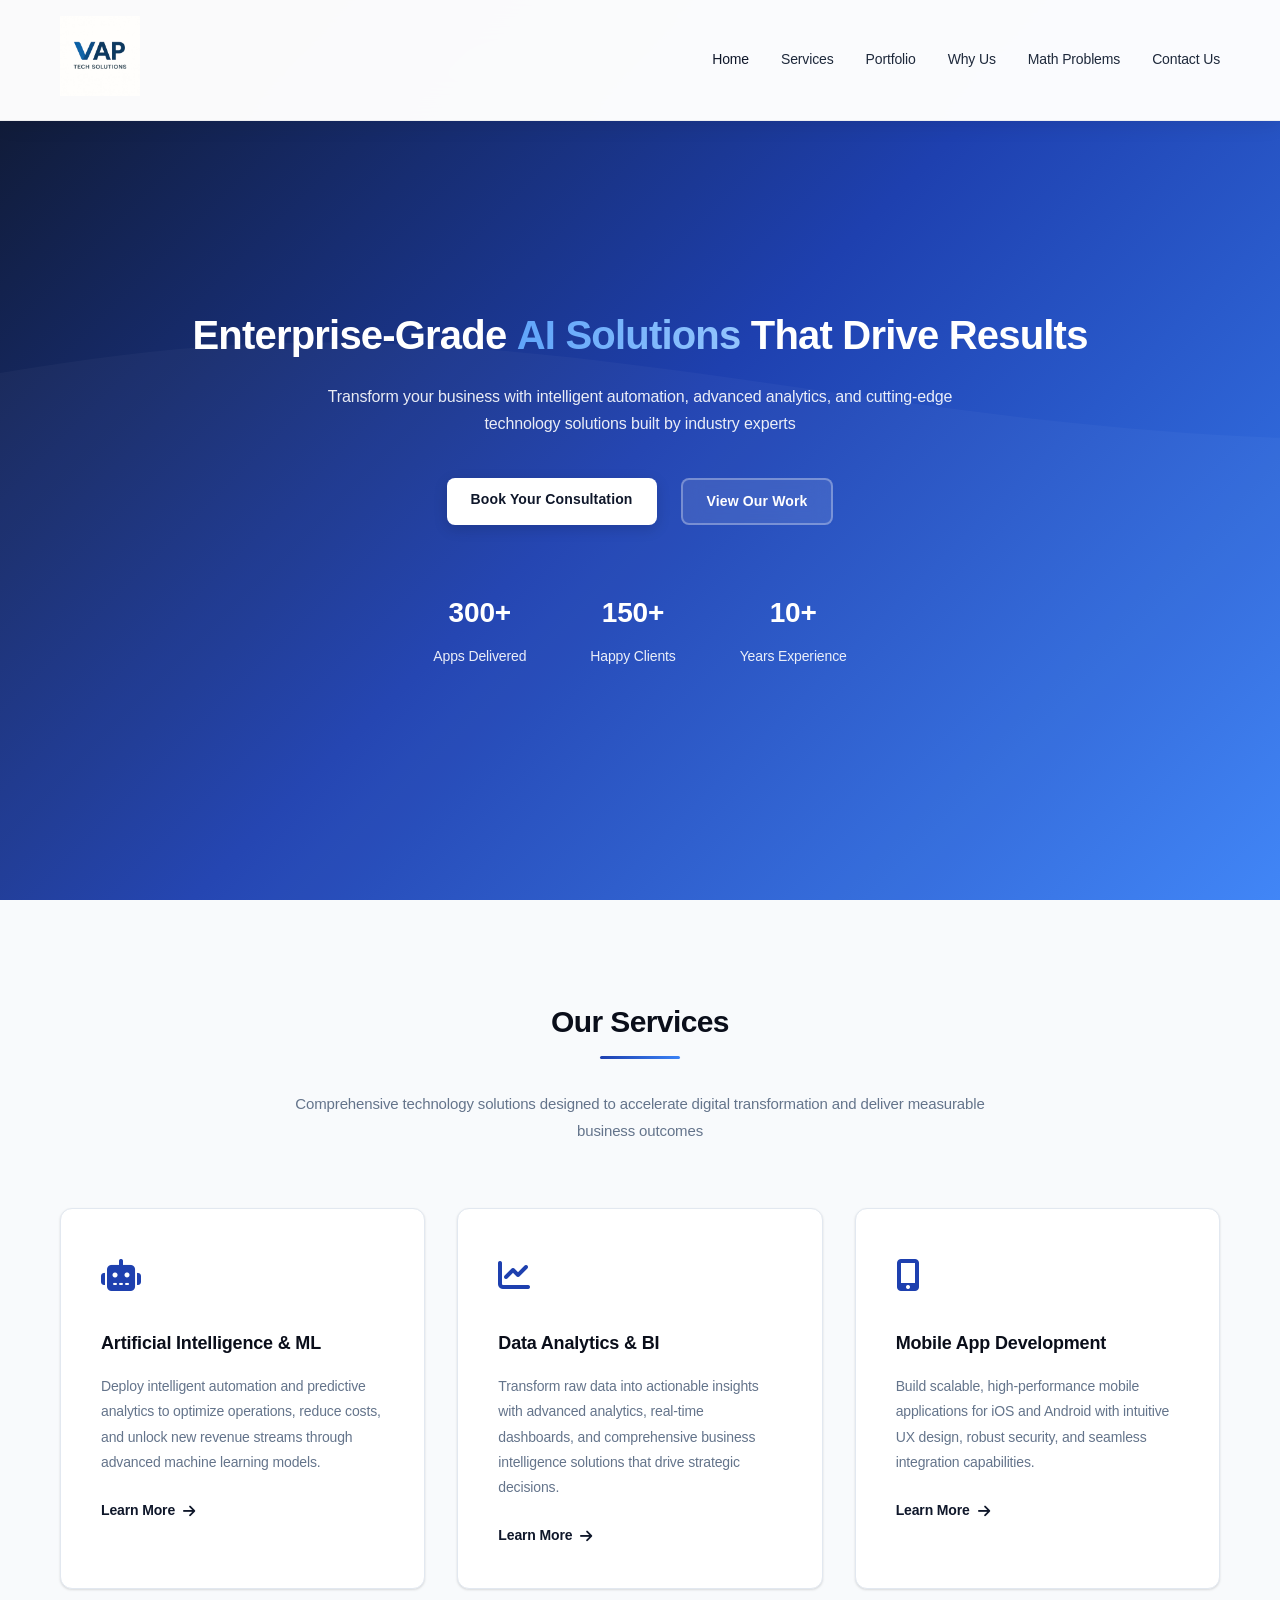
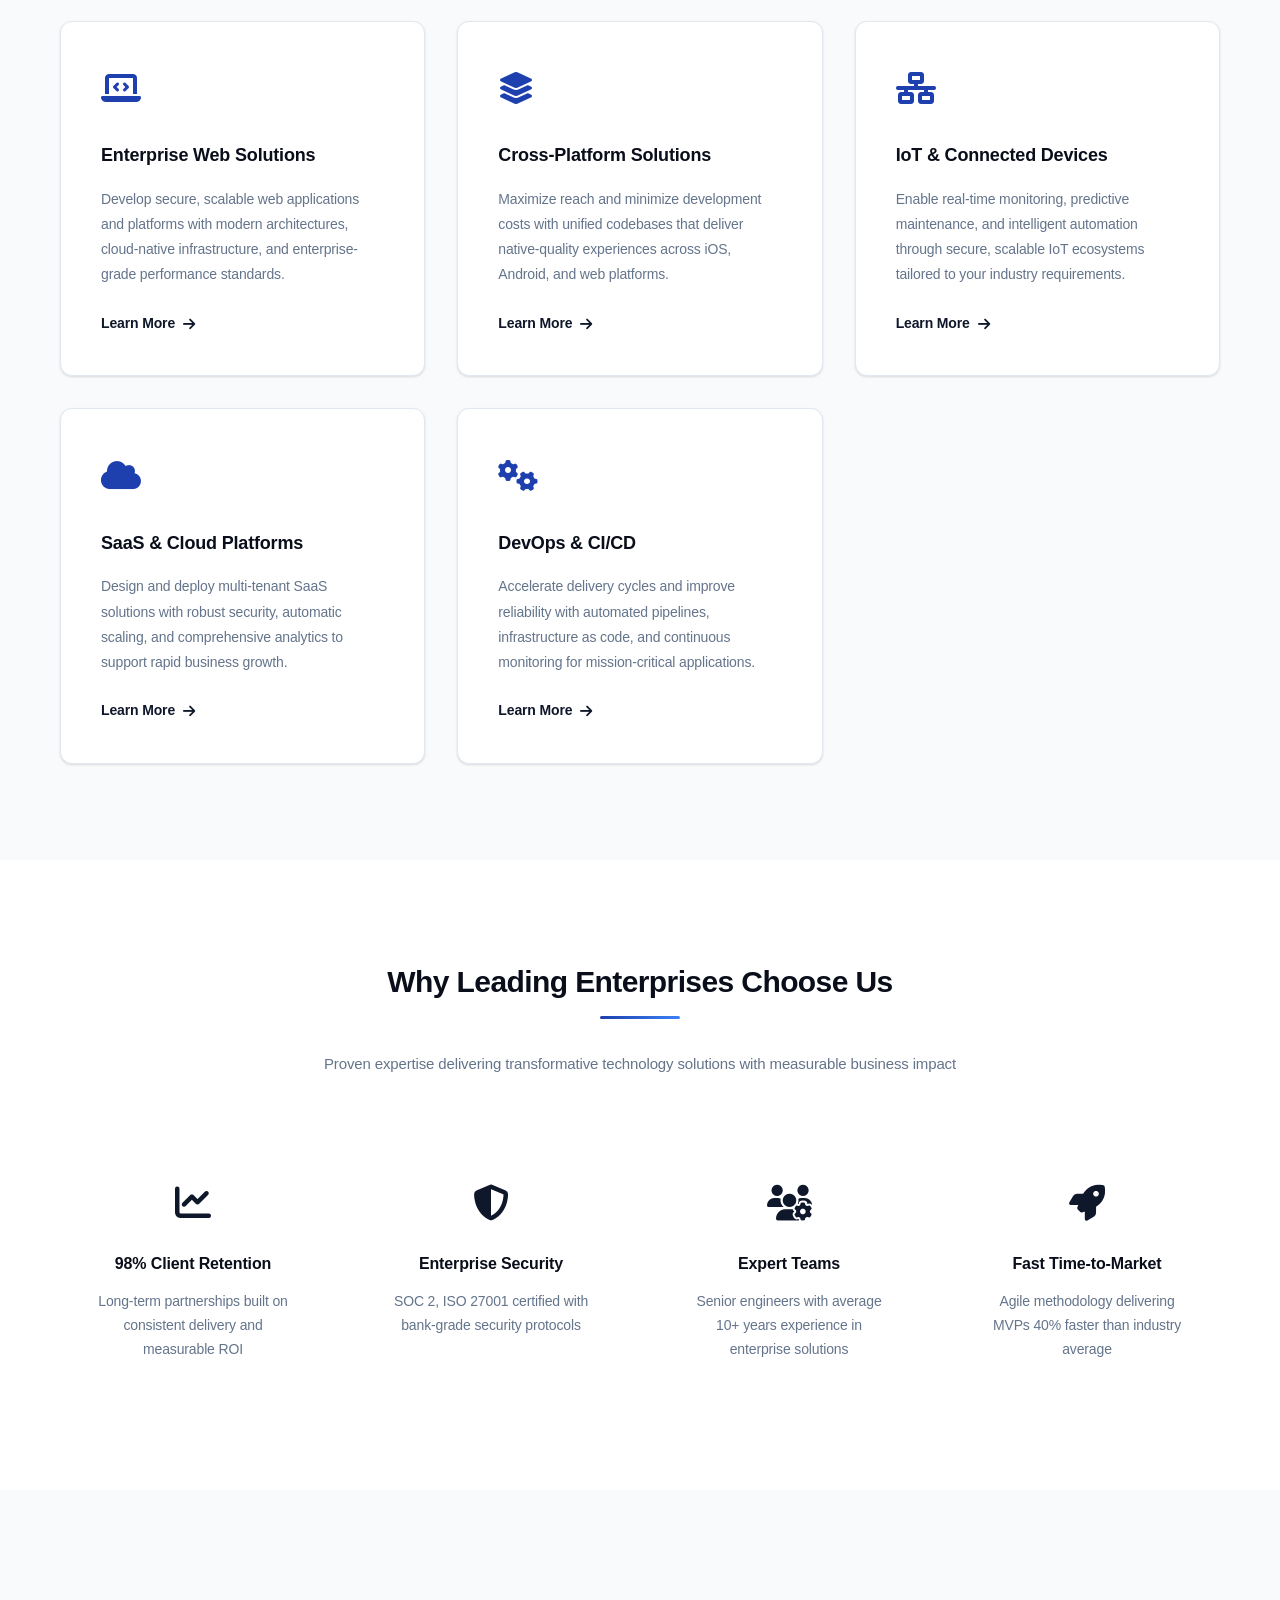
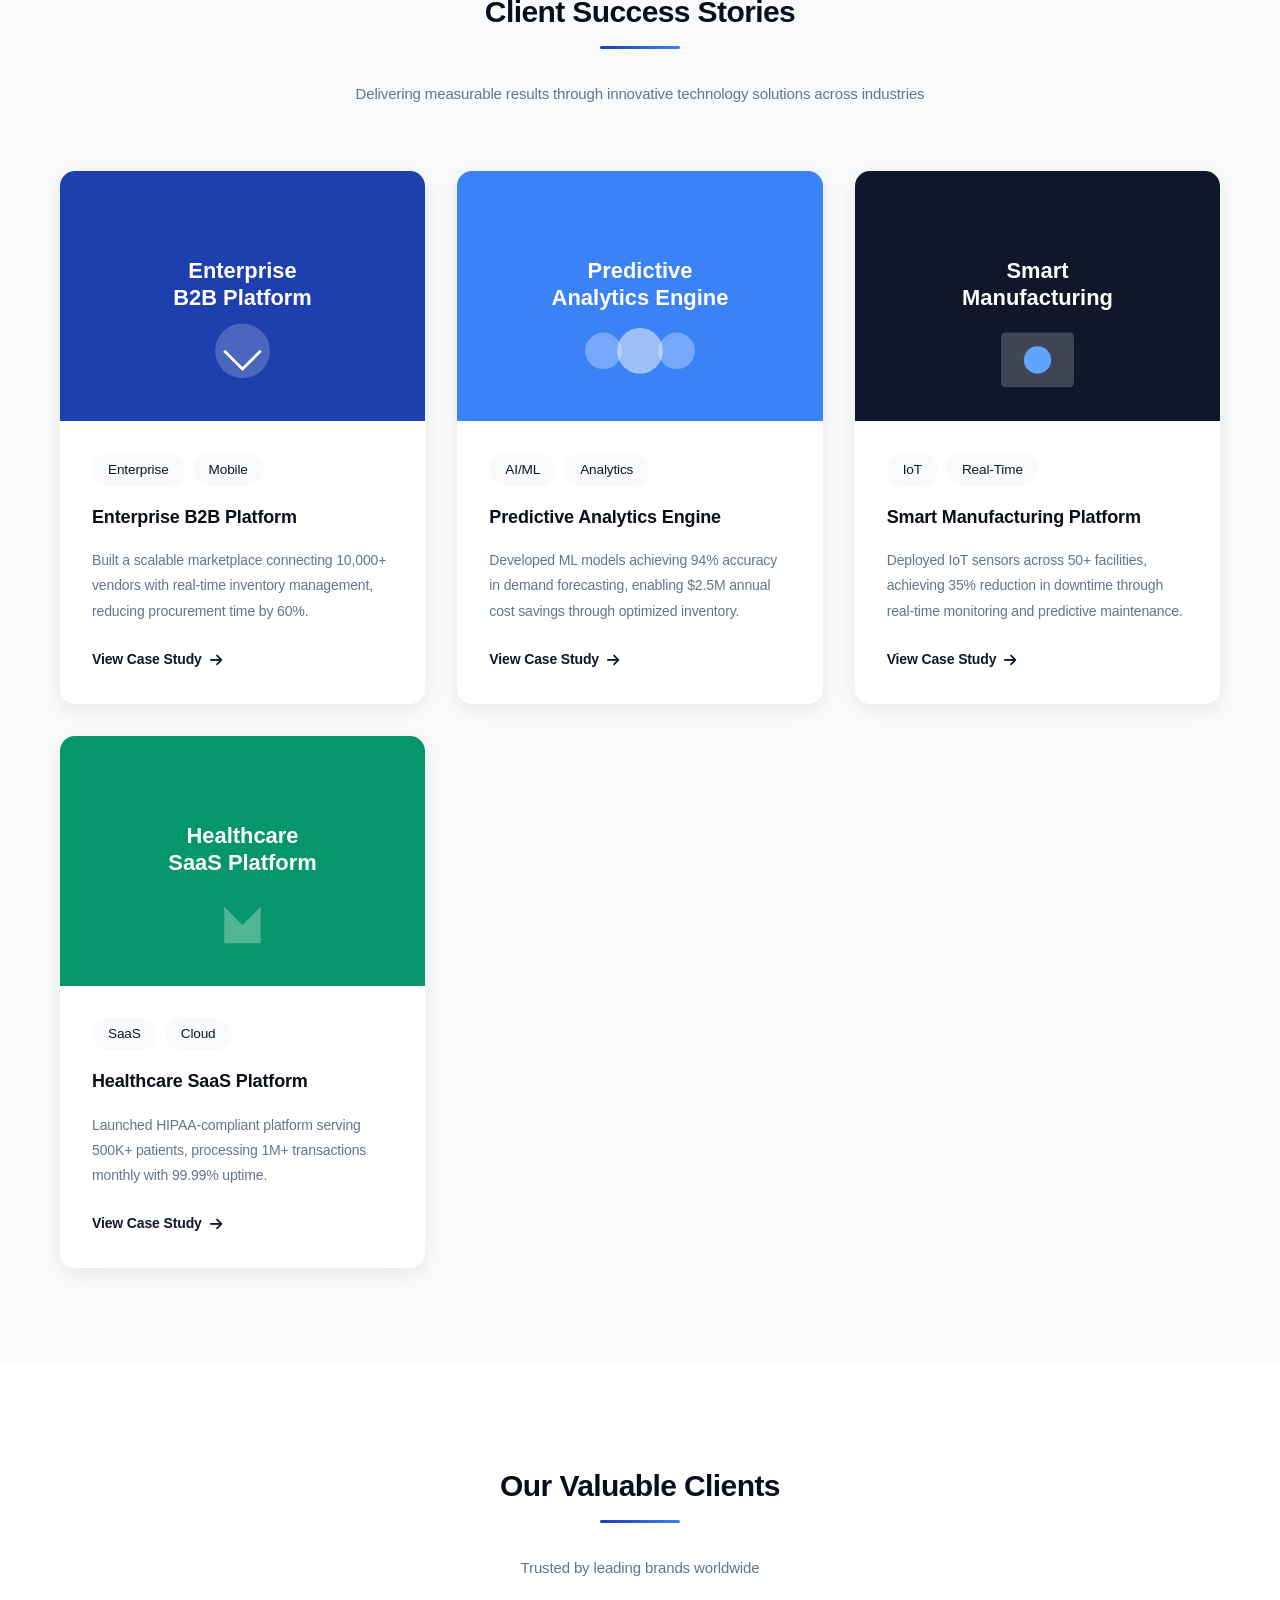
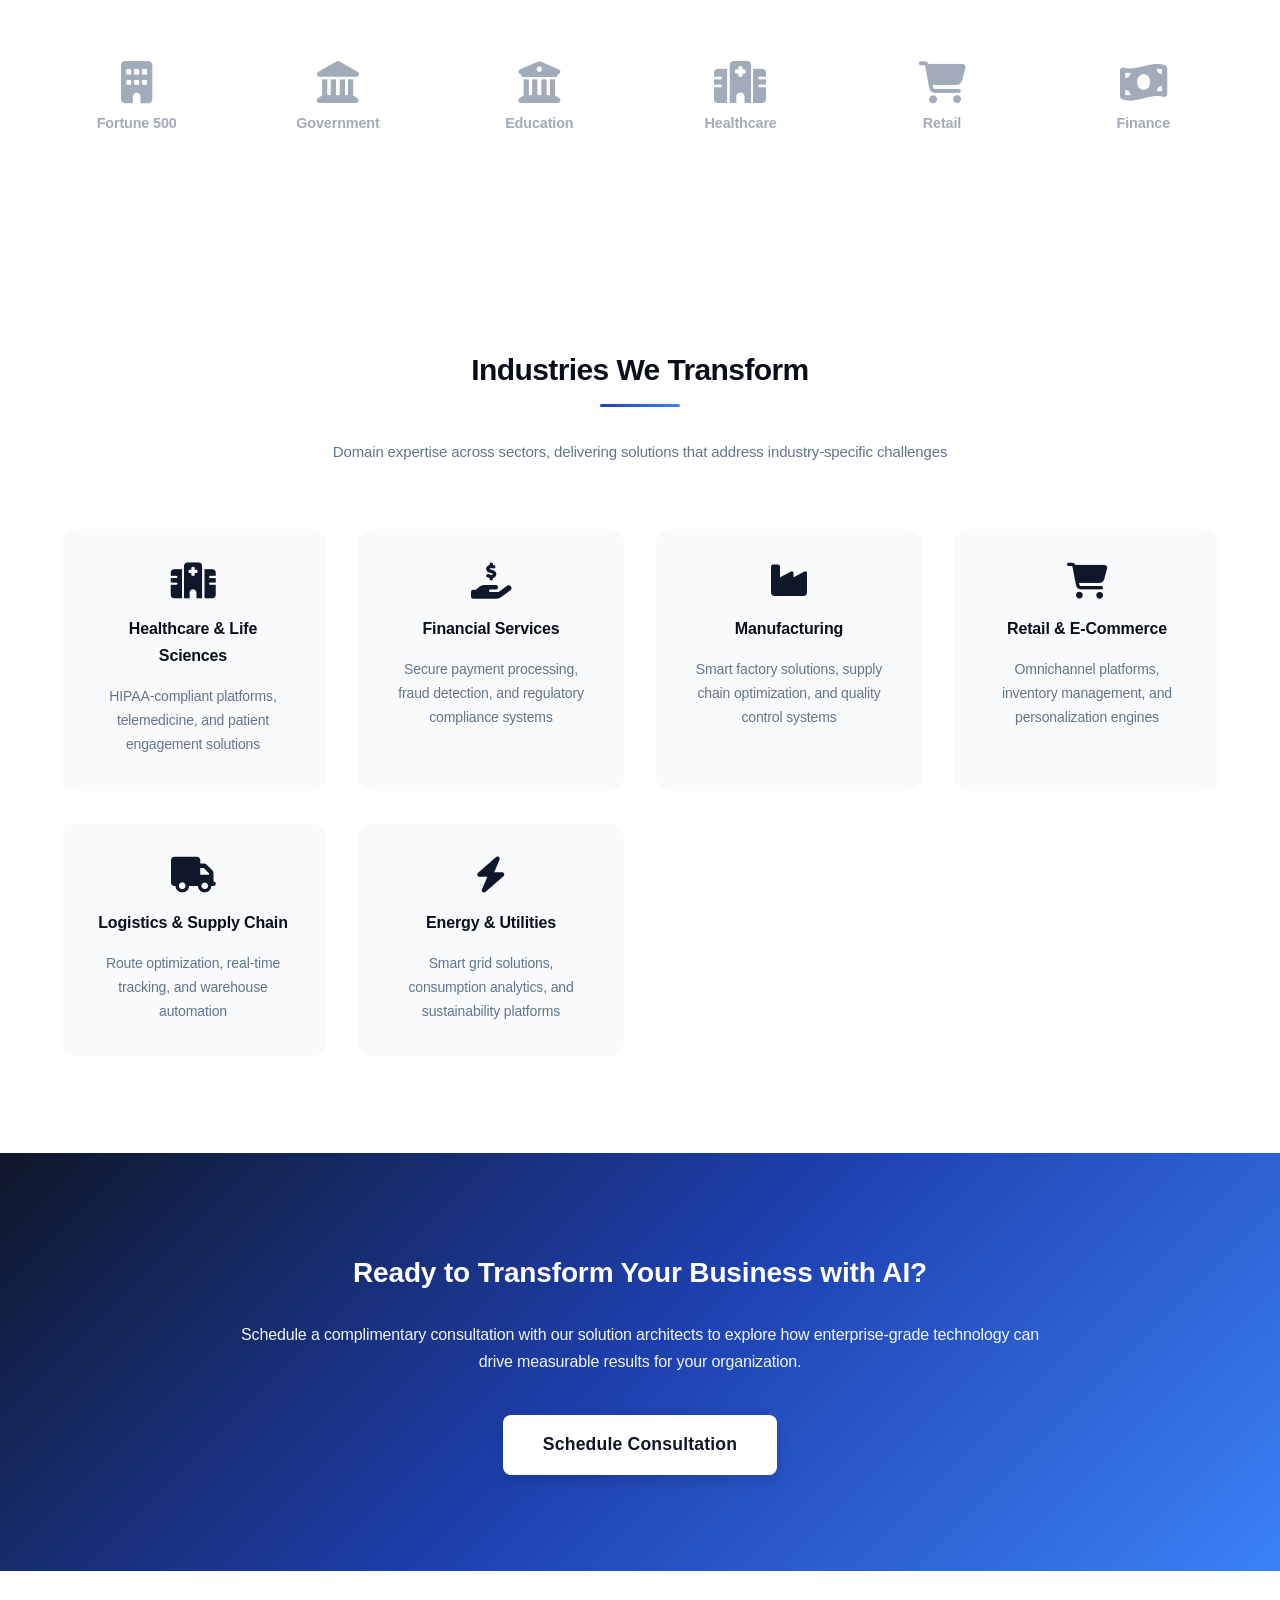
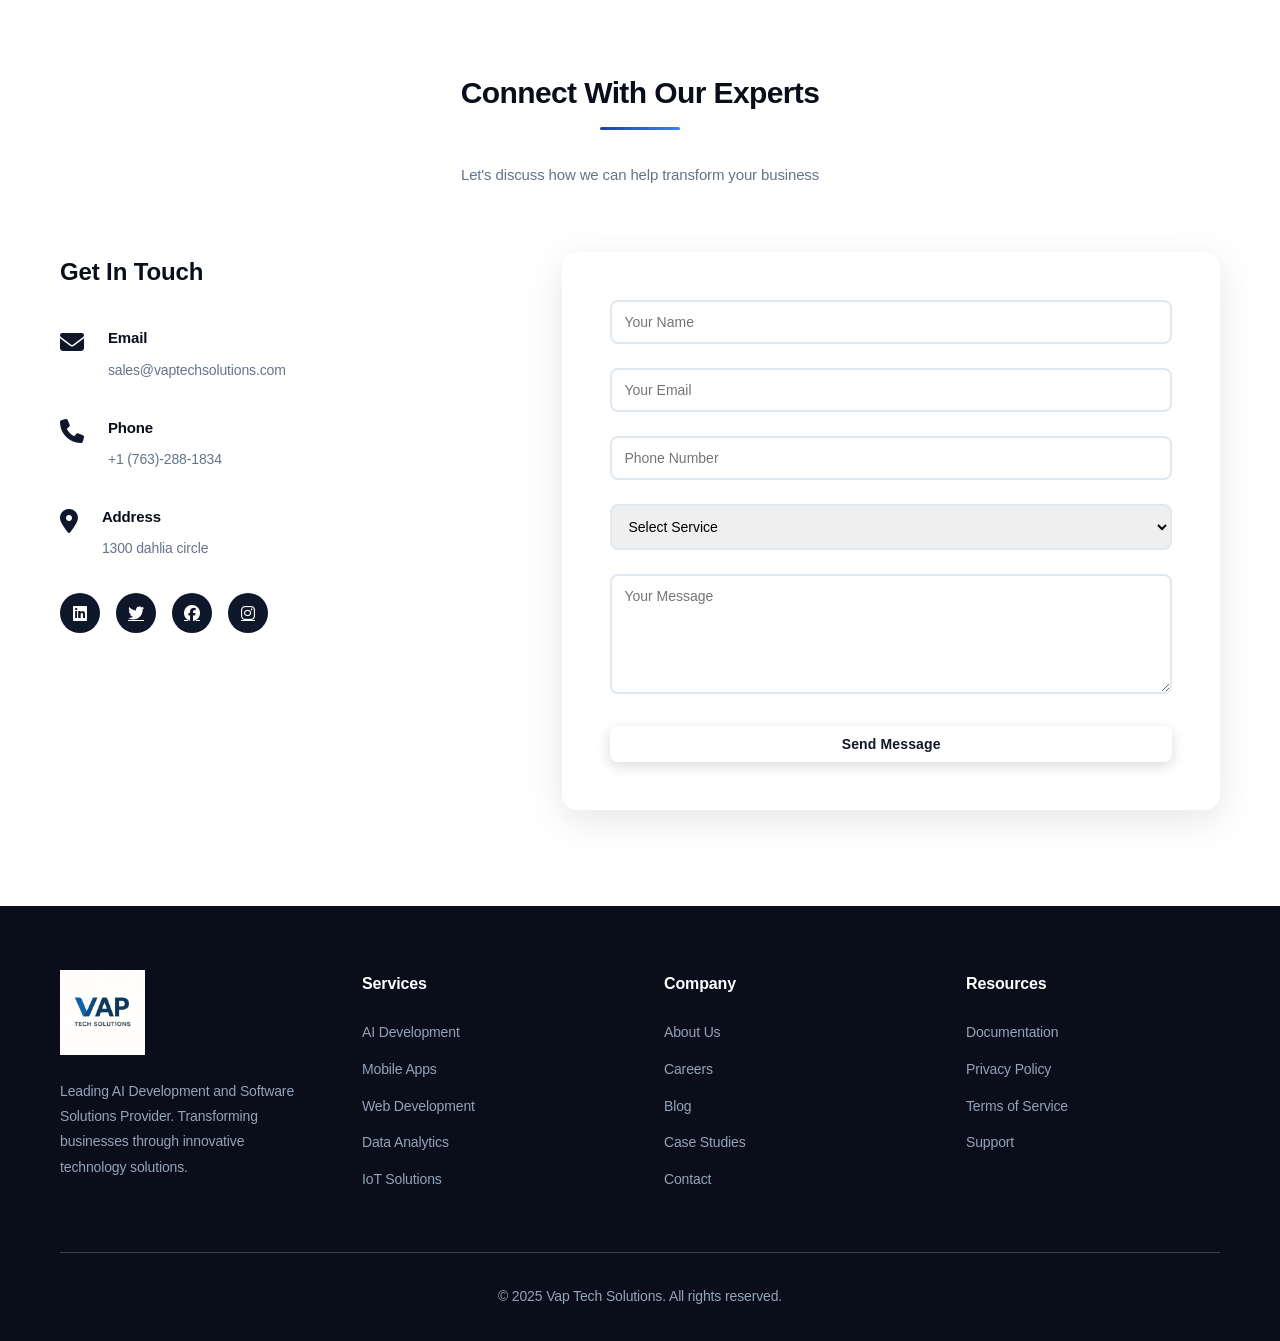
<file: index.html>
<!DOCTYPE html>
<html lang="en">
<head>
    <meta charset="UTF-8">
    <meta name="viewport" content="width=device-width, initial-scale=1.0">
    <meta name="description" content="Leading AI Development and Software Solutions Provider">
    <title>Vap Tech Solutions - AI Development for Your Business</title>
    <link rel="icon" type="image/svg+xml" href="favicon.svg">
    <link rel="stylesheet" href="styles.css">
    <link rel="stylesheet" href="https://cdnjs.cloudflare.com/ajax/libs/font-awesome/6.4.0/css/all.min.css" integrity="sha512-iecdLmaskl7CVkqkXNQ/ZH/XLlvWZOJyj7Yy7tcenmpD1ypASozpmT/E0iPtmFIB46ZmdtAc9eNBvH0H/ZpiBw==" crossorigin="anonymous" referrerpolicy="no-referrer">
</head>
<body>
    <!-- Navigation -->
    <nav class="navbar">
        <div class="container">
            <div class="nav-brand">
                <img src="images/logo.jpeg" alt="Vap Tech Solutions" class="logo">
            </div>
            <ul class="nav-menu" id="navMenu">
                <li><a href="#home" class="nav-link">Home</a></li>
                <li><a href="#services" class="nav-link">Services</a></li>
                <li><a href="#portfolio" class="nav-link">Portfolio</a></li>
                <li><a href="#why-us" class="nav-link">Why Us</a></li>
                <li><a href="math-problems.html" class="nav-link">Math Problems</a></li>
                <li><a href="#contact" class="nav-link">Contact Us</a></li>
            </ul>
            <div class="hamburger" id="hamburger">
                <span></span>
                <span></span>
                <span></span>
            </div>
        </div>
    </nav>

    <!-- Hero Section -->
    <section class="hero" id="home">
        <div class="hero-overlay"></div>
        <div class="container">
            <div class="hero-content">
                <h1 class="hero-title">Enterprise-Grade <span class="highlight">AI Solutions</span> That Drive Results</h1>
                <p class="hero-subtitle">Transform your business with intelligent automation, advanced analytics, and cutting-edge technology solutions built by industry experts</p>
                <div class="hero-buttons">
                    <a href="#contact" class="btn btn-primary">Book Your Consultation</a>
                    <a href="#portfolio" class="btn btn-secondary">View Our Work</a>
                </div>
                <div class="hero-stats">
                    <div class="stat-item">
                        <h3>300+</h3>
                        <p>Apps Delivered</p>
                    </div>
                    <div class="stat-item">
                        <h3>150+</h3>
                        <p>Happy Clients</p>
                    </div>
                    <div class="stat-item">
                        <h3>10+</h3>
                        <p>Years Experience</p>
                    </div>
                </div>
            </div>
        </div>
    </section>

    <!-- Services Section -->
    <section class="services" id="services">
        <div class="container">
            <div class="section-header">
                <h2>Our Services</h2>
                <p>Comprehensive technology solutions designed to accelerate digital transformation and deliver measurable business outcomes</p>
            </div>
            <div class="services-grid">
                <div class="service-card">
                    <div class="service-icon">
                        <i class="fas fa-robot"></i>
                    </div>
                    <h3>Artificial Intelligence & ML</h3>
                    <p>Deploy intelligent automation and predictive analytics to optimize operations, reduce costs, and unlock new revenue streams through advanced machine learning models.</p>
                    <a href="#" class="service-link">Learn More <i class="fas fa-arrow-right"></i></a>
                </div>
                <div class="service-card">
                    <div class="service-icon">
                        <i class="fas fa-chart-line"></i>
                    </div>
                    <h3>Data Analytics & BI</h3>
                    <p>Transform raw data into actionable insights with advanced analytics, real-time dashboards, and comprehensive business intelligence solutions that drive strategic decisions.</p>
                    <a href="#" class="service-link">Learn More <i class="fas fa-arrow-right"></i></a>
                </div>
                <div class="service-card">
                    <div class="service-icon">
                        <i class="fas fa-mobile-alt"></i>
                    </div>
                    <h3>Mobile App Development</h3>
                    <p>Build scalable, high-performance mobile applications for iOS and Android with intuitive UX design, robust security, and seamless integration capabilities.</p>
                    <a href="#" class="service-link">Learn More <i class="fas fa-arrow-right"></i></a>
                </div>
                <div class="service-card">
                    <div class="service-icon">
                        <i class="fas fa-laptop-code"></i>
                    </div>
                    <h3>Enterprise Web Solutions</h3>
                    <p>Develop secure, scalable web applications and platforms with modern architectures, cloud-native infrastructure, and enterprise-grade performance standards.</p>
                    <a href="#" class="service-link">Learn More <i class="fas fa-arrow-right"></i></a>
                </div>
                <div class="service-card">
                    <div class="service-icon">
                        <i class="fas fa-layer-group"></i>
                    </div>
                    <h3>Cross-Platform Solutions</h3>
                    <p>Maximize reach and minimize development costs with unified codebases that deliver native-quality experiences across iOS, Android, and web platforms.</p>
                    <a href="#" class="service-link">Learn More <i class="fas fa-arrow-right"></i></a>
                </div>
                <div class="service-card">
                    <div class="service-icon">
                        <i class="fas fa-network-wired"></i>
                    </div>
                    <h3>IoT & Connected Devices</h3>
                    <p>Enable real-time monitoring, predictive maintenance, and intelligent automation through secure, scalable IoT ecosystems tailored to your industry requirements.</p>
                    <a href="#" class="service-link">Learn More <i class="fas fa-arrow-right"></i></a>
                </div>
                <div class="service-card">
                    <div class="service-icon">
                        <i class="fas fa-cloud"></i>
                    </div>
                    <h3>SaaS & Cloud Platforms</h3>
                    <p>Design and deploy multi-tenant SaaS solutions with robust security, automatic scaling, and comprehensive analytics to support rapid business growth.</p>
                    <a href="#" class="service-link">Learn More <i class="fas fa-arrow-right"></i></a>
                </div>
                <div class="service-card">
                    <div class="service-icon">
                        <i class="fas fa-cogs"></i>
                    </div>
                    <h3>DevOps & CI/CD</h3>
                    <p>Accelerate delivery cycles and improve reliability with automated pipelines, infrastructure as code, and continuous monitoring for mission-critical applications.</p>
                    <a href="#" class="service-link">Learn More <i class="fas fa-arrow-right"></i></a>
                </div>
            </div>
        </div>
    </section>

    <!-- Why Us Section -->
    <section class="why-us" id="why-us">
        <div class="container">
            <div class="section-header">
                <h2>Why Leading Enterprises Choose Us</h2>
                <p>Proven expertise delivering transformative technology solutions with measurable business impact</p>
            </div>
            <div class="why-us-grid">
                <div class="why-card">
                    <div class="why-icon">
                        <i class="fas fa-chart-line"></i>
                    </div>
                    <h3>98% Client Retention</h3>
                    <p>Long-term partnerships built on consistent delivery and measurable ROI</p>
                </div>
                <div class="why-card">
                    <div class="why-icon">
                        <i class="fas fa-shield-alt"></i>
                    </div>
                    <h3>Enterprise Security</h3>
                    <p>SOC 2, ISO 27001 certified with bank-grade security protocols</p>
                </div>
                <div class="why-card">
                    <div class="why-icon">
                        <i class="fas fa-users-cog"></i>
                    </div>
                    <h3>Expert Teams</h3>
                    <p>Senior engineers with average 10+ years experience in enterprise solutions</p>
                </div>
                <div class="why-card">
                    <div class="why-icon">
                        <i class="fas fa-rocket"></i>
                    </div>
                    <h3>Fast Time-to-Market</h3>
                    <p>Agile methodology delivering MVPs 40% faster than industry average</p>
                </div>
            </div>
        </div>
    </section>

    <!-- Portfolio Section -->
    <section class="portfolio" id="portfolio">
        <div class="container">
            <div class="section-header">
                <h2>Client Success Stories</h2>
                <p>Delivering measurable results through innovative technology solutions across industries</p>
            </div>
            <div class="portfolio-grid">
                <div class="portfolio-card">
                    <div class="portfolio-image">
                        <img src="images/portfolio1.svg" alt="Enterprise B2B Platform">
                    </div>
                    <div class="portfolio-content">
                        <div class="portfolio-tags">
                            <span class="tag">Enterprise</span>
                            <span class="tag">Mobile</span>
                        </div>
                        <h3>Enterprise B2B Platform</h3>
                        <p>Built a scalable marketplace connecting 10,000+ vendors with real-time inventory management, reducing procurement time by 60%.</p>
                        <a href="#" class="portfolio-link">View Case Study <i class="fas fa-arrow-right"></i></a>
                    </div>
                </div>
                <div class="portfolio-card">
                    <div class="portfolio-image">
                        <img src="images/portfolio2.svg" alt="AI Analytics Platform">
                    </div>
                    <div class="portfolio-content">
                        <div class="portfolio-tags">
                            <span class="tag">AI/ML</span>
                            <span class="tag">Analytics</span>
                        </div>
                        <h3>Predictive Analytics Engine</h3>
                        <p>Developed ML models achieving 94% accuracy in demand forecasting, enabling $2.5M annual cost savings through optimized inventory.</p>
                        <a href="#" class="portfolio-link">View Case Study <i class="fas fa-arrow-right"></i></a>
                    </div>
                </div>
                <div class="portfolio-card">
                    <div class="portfolio-image">
                        <img src="images/portfolio3.svg" alt="IoT Manufacturing Platform">
                    </div>
                    <div class="portfolio-content">
                        <div class="portfolio-tags">
                            <span class="tag">IoT</span>
                            <span class="tag">Real-Time</span>
                        </div>
                        <h3>Smart Manufacturing Platform</h3>
                        <p>Deployed IoT sensors across 50+ facilities, achieving 35% reduction in downtime through real-time monitoring and predictive maintenance.</p>
                        <a href="#" class="portfolio-link">View Case Study <i class="fas fa-arrow-right"></i></a>
                    </div>
                </div>
                <div class="portfolio-card">
                    <div class="portfolio-image">
                        <img src="images/portfolio4.svg" alt="Healthcare SaaS Platform">
                    </div>
                    <div class="portfolio-content">
                        <div class="portfolio-tags">
                            <span class="tag">SaaS</span>
                            <span class="tag">Cloud</span>
                        </div>
                        <h3>Healthcare SaaS Platform</h3>
                        <p>Launched HIPAA-compliant platform serving 500K+ patients, processing 1M+ transactions monthly with 99.99% uptime.</p>
                        <a href="#" class="portfolio-link">View Case Study <i class="fas fa-arrow-right"></i></a>
                    </div>
                </div>
            </div>
        </div>
    </section>

    <!-- Clients Section -->
    <section class="clients">
        <div class="container">
            <div class="section-header">
                <h2>Our Valuable Clients</h2>
                <p>Trusted by leading brands worldwide</p>
            </div>
            <div class="clients-grid">
                <div class="client-logo">
                    <i class="fas fa-building fa-3x"></i>
                    <p>Fortune 500</p>
                </div>
                <div class="client-logo">
                    <i class="fas fa-landmark fa-3x"></i>
                    <p>Government</p>
                </div>
                <div class="client-logo">
                    <i class="fas fa-university fa-3x"></i>
                    <p>Education</p>
                </div>
                <div class="client-logo">
                    <i class="fas fa-hospital fa-3x"></i>
                    <p>Healthcare</p>
                </div>
                <div class="client-logo">
                    <i class="fas fa-shopping-cart fa-3x"></i>
                    <p>Retail</p>
                </div>
                <div class="client-logo">
                    <i class="fas fa-money-bill-wave fa-3x"></i>
                    <p>Finance</p>
                </div>
            </div>
        </div>
    </section>

    <!-- Industries Section -->
    <section class="industries">
        <div class="container">
            <div class="section-header">
                <h2>Industries We Transform</h2>
                <p>Domain expertise across sectors, delivering solutions that address industry-specific challenges</p>
            </div>
            <div class="industries-grid">
                <div class="industry-card">
                    <i class="fas fa-hospital"></i>
                    <h3>Healthcare & Life Sciences</h3>
                    <p>HIPAA-compliant platforms, telemedicine, and patient engagement solutions</p>
                </div>
                <div class="industry-card">
                    <i class="fas fa-hand-holding-usd"></i>
                    <h3>Financial Services</h3>
                    <p>Secure payment processing, fraud detection, and regulatory compliance systems</p>
                </div>
                <div class="industry-card">
                    <i class="fas fa-industry"></i>
                    <h3>Manufacturing</h3>
                    <p>Smart factory solutions, supply chain optimization, and quality control systems</p>
                </div>
                <div class="industry-card">
                    <i class="fas fa-shopping-cart"></i>
                    <h3>Retail & E-Commerce</h3>
                    <p>Omnichannel platforms, inventory management, and personalization engines</p>
                </div>
                <div class="industry-card">
                    <i class="fas fa-truck"></i>
                    <h3>Logistics & Supply Chain</h3>
                    <p>Route optimization, real-time tracking, and warehouse automation</p>
                </div>
                <div class="industry-card">
                    <i class="fas fa-bolt"></i>
                    <h3>Energy & Utilities</h3>
                    <p>Smart grid solutions, consumption analytics, and sustainability platforms</p>
                </div>
            </div>
        </div>
    </section>

    <!-- CTA Section -->
    <section class="cta">
        <div class="container">
            <div class="cta-content">
                <h2>Ready to Transform Your Business with AI?</h2>
                <p>Schedule a complimentary consultation with our solution architects to explore how enterprise-grade technology can drive measurable results for your organization.</p>
                <a href="#contact" class="btn btn-primary btn-lg">Schedule Consultation</a>
            </div>
        </div>
    </section>

    <!-- Contact Section -->
    <section class="contact" id="contact">
        <div class="container">
            <div class="section-header">
                <h2>Connect With Our Experts</h2>
                <p>Let's discuss how we can help transform your business</p>
            </div>
            <div class="contact-container">
                <div class="contact-info">
                    <h3>Get In Touch</h3>
                    <div class="contact-item">
                        <i class="fas fa-envelope"></i>
                        <div>
                            <h4>Email</h4>
                            <p>sales@vaptechsolutions.com</p>
                        </div>
                    </div>
                    <div class="contact-item">
                        <i class="fas fa-phone"></i>
                        <div>
                            <h4>Phone</h4>
                            <p>+1 (763)-288-1834</p>
                        </div>
                    </div>
                    <div class="contact-item">
                        <i class="fas fa-map-marker-alt"></i>
                        <div>
                            <h4>Address</h4>
                            <p>1300 dahlia circle</p>
                        </div>
                    </div>
                    <div class="social-links">
                        <a href="#"><i class="fab fa-linkedin"></i></a>
                        <a href="#"><i class="fab fa-twitter"></i></a>
                        <a href="#"><i class="fab fa-facebook"></i></a>
                        <a href="#"><i class="fab fa-instagram"></i></a>
                    </div>
                </div>
                <form class="contact-form" id="contactForm">
                    <div class="form-group">
                        <input type="text" name="name" placeholder="Your Name" required>
                    </div>
                    <div class="form-group">
                        <input type="email" name="email" placeholder="Your Email" required>
                    </div>
                    <div class="form-group">
                        <input type="tel" name="phone" placeholder="Phone Number">
                    </div>
                    <div class="form-group">
                        <select name="service" required>
                            <option value="">Select Service</option>
                            <option value="ai">AI Development</option>
                            <option value="mobile">Mobile App Development</option>
                            <option value="web">Web Development</option>
                            <option value="iot">IoT Solutions</option>
                            <option value="other">Other</option>
                        </select>
                    </div>
                    <div class="form-group">
                        <textarea name="message" rows="5" placeholder="Your Message" required></textarea>
                    </div>
                    <button type="submit" class="btn btn-primary btn-block">Send Message</button>
                </form>
            </div>
        </div>
    </section>

    <!-- Footer -->
    <footer class="footer">
        <div class="container">
            <div class="footer-grid">
                <div class="footer-col">
                    <img src="images/logo.jpeg" alt="Vap Tech Solutions" class="footer-logo">
                    <p>Leading AI Development and Software Solutions Provider. Transforming businesses through innovative technology solutions.</p>
                </div>
                <div class="footer-col">
                    <h4>Services</h4>
                    <ul>
                        <li><a href="#">AI Development</a></li>
                        <li><a href="#">Mobile Apps</a></li>
                        <li><a href="#">Web Development</a></li>
                        <li><a href="#">Data Analytics</a></li>
                        <li><a href="#">IoT Solutions</a></li>
                    </ul>
                </div>
                <div class="footer-col">
                    <h4>Company</h4>
                    <ul>
                        <li><a href="#">About Us</a></li>
                        <li><a href="#">Careers</a></li>
                        <li><a href="#">Blog</a></li>
                        <li><a href="#">Case Studies</a></li>
                        <li><a href="#">Contact</a></li>
                    </ul>
                </div>
                <div class="footer-col">
                    <h4>Resources</h4>
                    <ul>
                        <li><a href="#">Documentation</a></li>
                        <li><a href="#">Privacy Policy</a></li>
                        <li><a href="#">Terms of Service</a></li>
                        <li><a href="#">Support</a></li>
                    </ul>
                </div>
            </div>
            <div class="footer-bottom">
                <p>&copy; 2025 Vap Tech Solutions. All rights reserved.</p>
            </div>
        </div>
    </footer>

    <script src="script.js"></script>
</body>
</html>
</file>
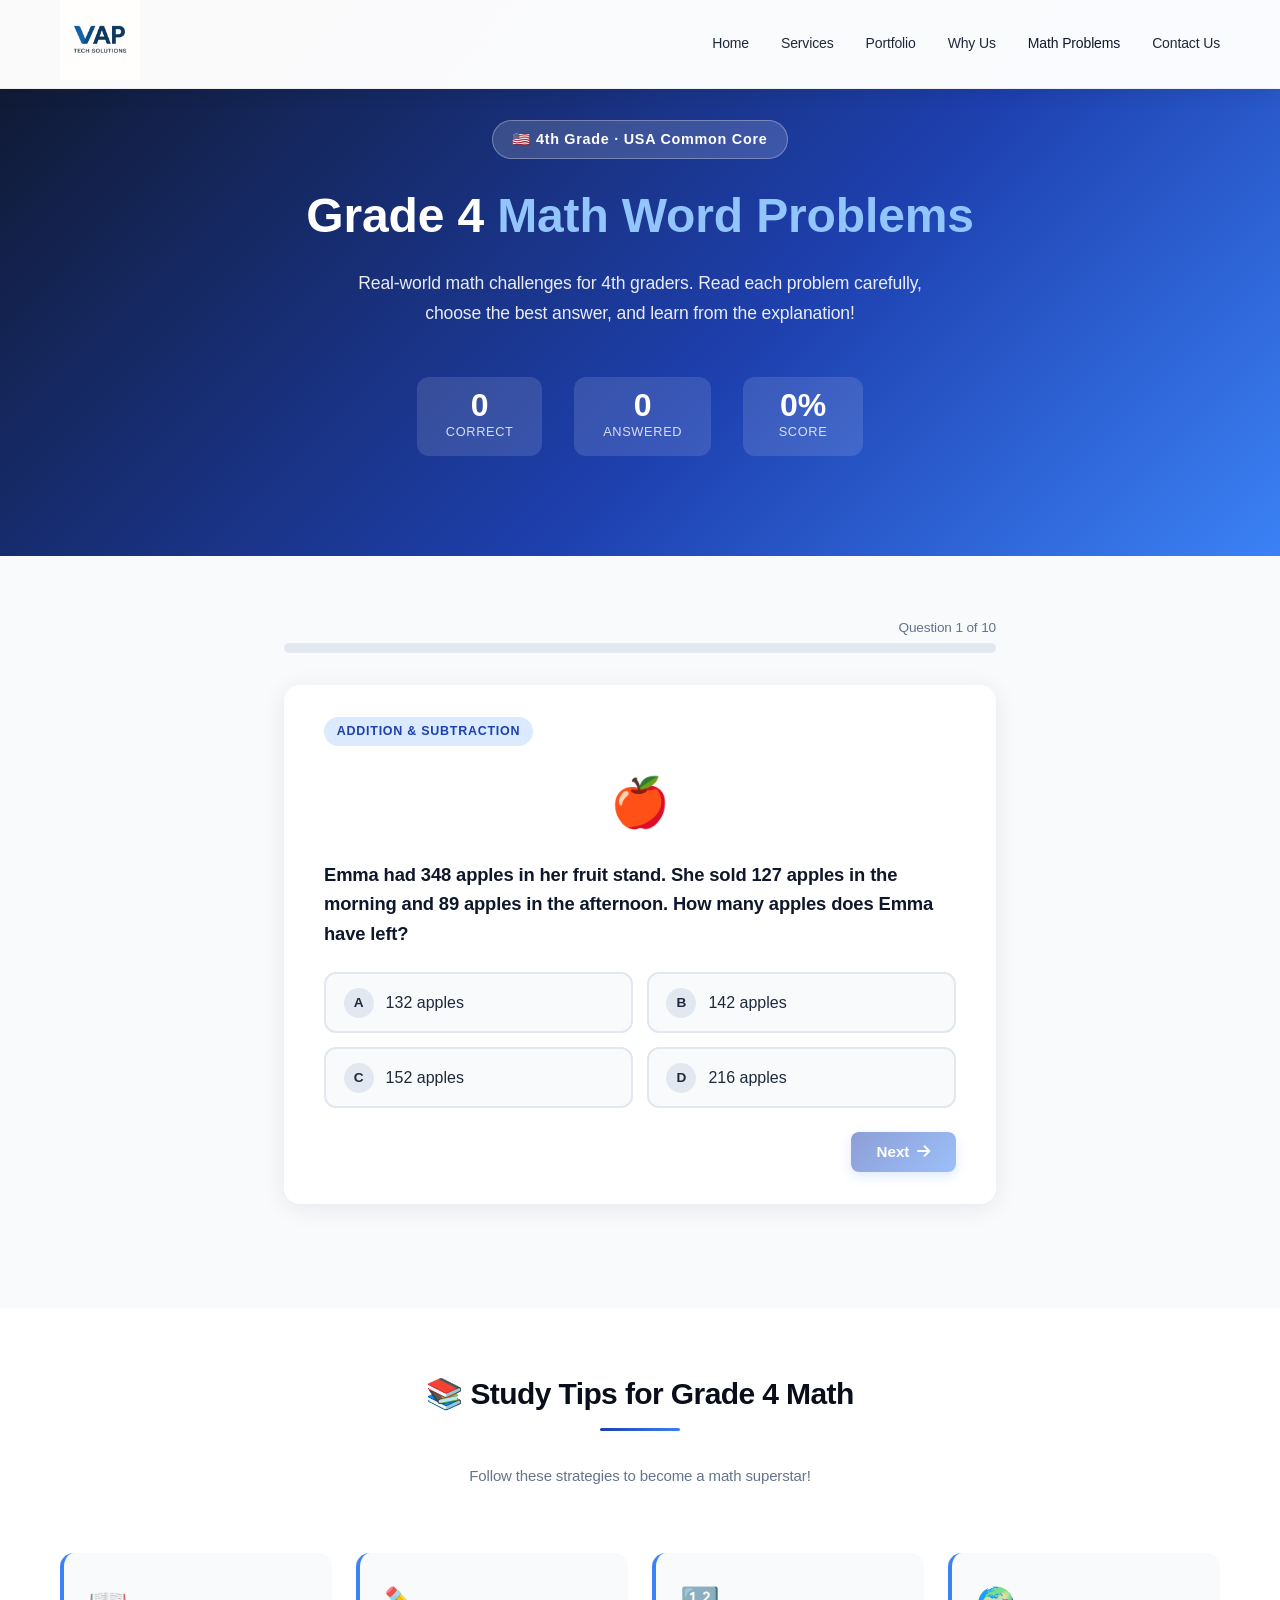
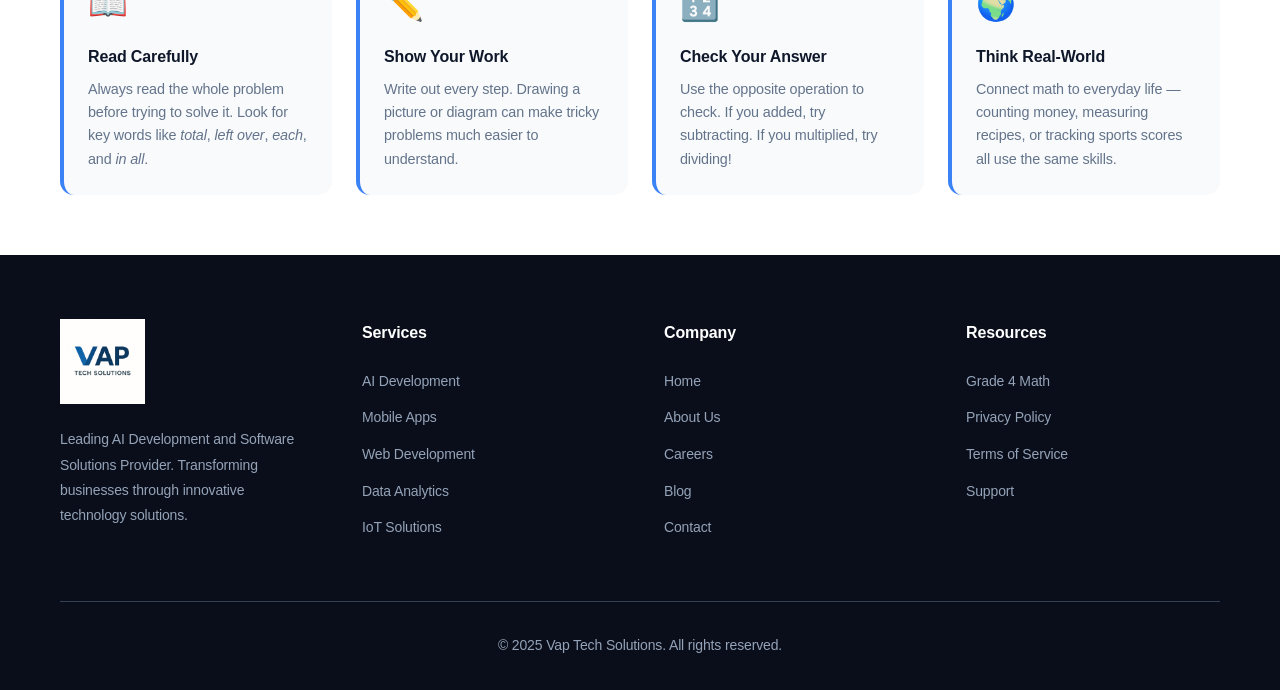
<file: math-problems.html>
<!DOCTYPE html>
<html lang="en">
<head>
    <meta charset="UTF-8">
    <meta name="viewport" content="width=device-width, initial-scale=1.0">
    <meta name="description" content="Grade 4 Math Word Problems - Practice fun, real-world math for 4th grade students in the USA">
    <title>Grade 4 Math Word Problems | Vap Tech Solutions</title>
    <link rel="icon" type="image/svg+xml" href="favicon.svg">
    <link rel="stylesheet" href="styles.css">
    <link rel="stylesheet" href="https://cdnjs.cloudflare.com/ajax/libs/font-awesome/6.4.0/css/all.min.css" integrity="sha512-iecdLmaskl7CVkqkXNQ/ZH/XLlvWZOJyj7Yy7tcenmpD1ypASozpmT/E0iPtmFIB46ZmdtAc9eNBvH0H/ZpiBw==" crossorigin="anonymous" referrerpolicy="no-referrer">
    <style>
        /* ── Math Problems Page Styles ── */
        .math-hero {
            background: linear-gradient(135deg, #0F172A 0%, #1E40AF 60%, #3B82F6 100%);
            padding: 120px 0 60px;
            text-align: center;
            color: #fff;
        }
        .math-hero h1 {
            font-size: clamp(2rem, 5vw, 3rem);
            font-weight: 700;
            margin-bottom: 0.75rem;
        }
        .math-hero h1 span {
            color: #93C5FD;
        }
        .math-hero p {
            font-size: 1.1rem;
            opacity: 0.9;
            max-width: 600px;
            margin: 0 auto 1.5rem;
        }
        .grade-badge {
            display: inline-block;
            background: rgba(255,255,255,0.15);
            border: 1px solid rgba(255,255,255,0.3);
            padding: 0.4rem 1.2rem;
            border-radius: 50px;
            font-size: 0.9rem;
            font-weight: 600;
            letter-spacing: 0.05em;
            margin-bottom: 1rem;
        }

        /* ── Score board ── */
        .score-board {
            display: flex;
            justify-content: center;
            gap: 2rem;
            padding: 1.5rem 0 2.5rem;
            flex-wrap: wrap;
        }
        .score-item {
            text-align: center;
            background: rgba(255,255,255,0.12);
            border-radius: 12px;
            padding: 0.8rem 1.8rem;
            min-width: 120px;
        }
        .score-item .score-number {
            font-size: 2rem;
            font-weight: 700;
            line-height: 1;
        }
        .score-item .score-label {
            font-size: 0.8rem;
            opacity: 0.8;
            text-transform: uppercase;
            letter-spacing: 0.05em;
        }

        /* ── Quiz container ── */
        .quiz-section {
            padding: 60px 0 80px;
            background: #F8FAFC;
        }
        .quiz-wrapper {
            max-width: 760px;
            margin: 0 auto;
            padding: 0 1.5rem;
        }
        .progress-bar-wrap {
            background: #E2E8F0;
            border-radius: 50px;
            height: 10px;
            margin-bottom: 2rem;
            overflow: hidden;
        }
        .progress-bar-fill {
            height: 100%;
            background: linear-gradient(90deg, #1E40AF, #3B82F6);
            border-radius: 50px;
            transition: width 0.4s ease;
            width: 0%;
        }
        .question-counter {
            font-size: 0.85rem;
            color: #64748B;
            text-align: right;
            margin-bottom: 0.25rem;
        }

        /* ── Question card ── */
        .question-card {
            background: #fff;
            border-radius: 16px;
            box-shadow: 0 4px 24px rgba(15,23,42,0.08);
            padding: 2rem 2.5rem;
            margin-bottom: 1.5rem;
            display: none;
        }
        .question-card.active {
            display: block;
            animation: fadeSlideUp 0.35s ease;
        }
        @keyframes fadeSlideUp {
            from { opacity: 0; transform: translateY(20px); }
            to   { opacity: 1; transform: translateY(0); }
        }
        .question-topic {
            display: inline-block;
            font-size: 0.78rem;
            font-weight: 600;
            letter-spacing: 0.06em;
            text-transform: uppercase;
            color: #1E40AF;
            background: #DBEAFE;
            padding: 0.25rem 0.8rem;
            border-radius: 50px;
            margin-bottom: 1rem;
        }
        .question-text {
            font-size: 1.15rem;
            color: #0F172A;
            font-weight: 600;
            line-height: 1.6;
            margin-bottom: 1.5rem;
        }
        .question-illustration {
            font-size: 3rem;
            text-align: center;
            margin-bottom: 1rem;
        }

        /* ── Answer options ── */
        .options-grid {
            display: grid;
            grid-template-columns: 1fr 1fr;
            gap: 0.85rem;
        }
        @media (max-width: 500px) {
            .options-grid { grid-template-columns: 1fr; }
        }
        .option-btn {
            display: flex;
            align-items: center;
            gap: 0.75rem;
            background: #F8FAFC;
            border: 2px solid #E2E8F0;
            border-radius: 12px;
            padding: 0.85rem 1.1rem;
            font-size: 1rem;
            color: #1E293B;
            cursor: pointer;
            text-align: left;
            transition: all 0.2s ease;
            font-family: inherit;
        }
        .option-btn:hover:not(:disabled) {
            border-color: #3B82F6;
            background: #EFF6FF;
            transform: translateY(-2px);
            box-shadow: 0 4px 12px rgba(59,130,246,0.15);
        }
        .option-btn .option-letter {
            display: flex;
            align-items: center;
            justify-content: center;
            width: 30px;
            height: 30px;
            border-radius: 50%;
            background: #E2E8F0;
            font-weight: 700;
            font-size: 0.85rem;
            flex-shrink: 0;
            transition: all 0.2s ease;
        }
        .option-btn.correct {
            border-color: #10B981;
            background: #ECFDF5;
        }
        .option-btn.correct .option-letter {
            background: #10B981;
            color: #fff;
        }
        .option-btn.wrong {
            border-color: #EF4444;
            background: #FEF2F2;
        }
        .option-btn.wrong .option-letter {
            background: #EF4444;
            color: #fff;
        }
        .option-btn:disabled {
            cursor: not-allowed;
        }

        /* ── Feedback ── */
        .feedback-box {
            display: none;
            border-radius: 12px;
            padding: 1rem 1.25rem;
            margin-top: 1.25rem;
            font-size: 0.95rem;
            line-height: 1.5;
        }
        .feedback-box.correct {
            background: #ECFDF5;
            border-left: 4px solid #10B981;
            color: #065F46;
            display: block;
        }
        .feedback-box.wrong {
            background: #FEF2F2;
            border-left: 4px solid #EF4444;
            color: #991B1B;
            display: block;
        }
        .feedback-box strong {
            display: block;
            margin-bottom: 0.25rem;
        }

        /* ── Navigation buttons ── */
        .quiz-nav {
            display: flex;
            justify-content: space-between;
            align-items: center;
            margin-top: 1.5rem;
        }
        .btn-quiz {
            display: inline-flex;
            align-items: center;
            gap: 0.5rem;
            padding: 0.7rem 1.6rem;
            border-radius: 8px;
            font-size: 0.95rem;
            font-weight: 600;
            border: none;
            cursor: pointer;
            transition: all 0.2s ease;
            font-family: inherit;
        }
        .btn-quiz-primary {
            background: linear-gradient(135deg, #1E40AF, #3B82F6);
            color: #fff;
            box-shadow: 0 4px 12px rgba(59,130,246,0.35);
        }
        .btn-quiz-primary:hover:not(:disabled) {
            transform: translateY(-2px);
            box-shadow: 0 6px 18px rgba(59,130,246,0.45);
        }
        .btn-quiz-primary:disabled {
            opacity: 0.5;
            cursor: not-allowed;
        }
        .btn-quiz-secondary {
            background: #E2E8F0;
            color: #1E293B;
        }
        .btn-quiz-secondary:hover {
            background: #CBD5E1;
        }

        /* ── Results screen ── */
        .results-screen {
            display: none;
            text-align: center;
            padding: 3rem 2rem;
            background: #fff;
            border-radius: 16px;
            box-shadow: 0 4px 24px rgba(15,23,42,0.08);
        }
        .results-screen.show {
            display: block;
            animation: fadeSlideUp 0.5s ease;
        }
        .results-emoji {
            font-size: 4rem;
            margin-bottom: 1rem;
        }
        .results-screen h2 {
            font-size: 1.8rem;
            color: #0F172A;
            margin-bottom: 0.5rem;
        }
        .results-screen .results-score-big {
            font-size: 3.5rem;
            font-weight: 700;
            color: #1E40AF;
            line-height: 1;
            margin: 1rem 0;
        }
        .results-screen p {
            color: #64748B;
            font-size: 1rem;
            max-width: 420px;
            margin: 0 auto 1.5rem;
        }
        .results-breakdown {
            display: flex;
            justify-content: center;
            gap: 2rem;
            margin: 1.5rem 0;
            flex-wrap: wrap;
        }
        .rb-item {
            text-align: center;
        }
        .rb-item .rb-num {
            font-size: 2rem;
            font-weight: 700;
        }
        .rb-item .rb-num.green  { color: #10B981; }
        .rb-item .rb-num.red    { color: #EF4444; }
        .rb-item .rb-label {
            font-size: 0.8rem;
            color: #64748B;
            text-transform: uppercase;
            letter-spacing: 0.05em;
        }

        /* ── Tips section ── */
        .tips-section {
            padding: 60px 0;
            background: #fff;
        }
        .tips-grid {
            display: grid;
            grid-template-columns: repeat(auto-fit, minmax(240px, 1fr));
            gap: 1.5rem;
            margin-top: 2rem;
        }
        .tip-card {
            background: #F8FAFC;
            border-radius: 14px;
            padding: 1.5rem;
            border-left: 4px solid #3B82F6;
        }
        .tip-card .tip-icon {
            font-size: 2rem;
            margin-bottom: 0.75rem;
        }
        .tip-card h4 {
            color: #0F172A;
            font-size: 1rem;
            margin-bottom: 0.5rem;
        }
        .tip-card p {
            color: #64748B;
            font-size: 0.9rem;
            line-height: 1.6;
        }
        /* ensure page question-card text doesn't clash with styles.css */
        .question-card h3 { color: #0F172A; }
    </style>
</head>
<body>
    <!-- Navigation -->
    <nav class="navbar">
        <div class="container">
            <div class="nav-brand">
                <img src="images/logo.jpeg" alt="Vap Tech Solutions" class="logo">
            </div>
            <ul class="nav-menu" id="navMenu">
                <li><a href="index.html#home" class="nav-link">Home</a></li>
                <li><a href="index.html#services" class="nav-link">Services</a></li>
                <li><a href="index.html#portfolio" class="nav-link">Portfolio</a></li>
                <li><a href="index.html#why-us" class="nav-link">Why Us</a></li>
                <li><a href="math-problems.html" class="nav-link" style="color:var(--primary-color)">Math Problems</a></li>
                <li><a href="index.html#contact" class="nav-link">Contact Us</a></li>
            </ul>
            <div class="hamburger" id="hamburger">
                <span></span>
                <span></span>
                <span></span>
            </div>
        </div>
    </nav>

    <!-- Hero -->
    <section class="math-hero">
        <div class="container">
            <div class="grade-badge">🇺🇸 4th Grade · USA Common Core</div>
            <h1>Grade 4 <span>Math Word Problems</span></h1>
            <p>Real-world math challenges for 4th graders. Read each problem carefully, choose the best answer, and learn from the explanation!</p>
            <div class="score-board" id="liveScoreBoard">
                <div class="score-item">
                    <div class="score-number" id="liveCorrect">0</div>
                    <div class="score-label">Correct</div>
                </div>
                <div class="score-item">
                    <div class="score-number" id="liveTotal">0</div>
                    <div class="score-label">Answered</div>
                </div>
                <div class="score-item">
                    <div class="score-number" id="livePct">0%</div>
                    <div class="score-label">Score</div>
                </div>
            </div>
        </div>
    </section>

    <!-- Quiz Section -->
    <section class="quiz-section">
        <div class="quiz-wrapper">
            <div class="question-counter" id="questionCounter">Question 1 of 10</div>
            <div class="progress-bar-wrap">
                <div class="progress-bar-fill" id="progressBar"></div>
            </div>

            <!-- ── Q1 ── -->
            <div class="question-card active" id="q1">
                <div class="question-topic">Addition &amp; Subtraction</div>
                <div class="question-illustration">🍎</div>
                <p class="question-text">
                    Emma had 348 apples in her fruit stand. She sold 127 apples in the morning and 89 apples in the afternoon.
                    How many apples does Emma have left?
                </p>
                <div class="options-grid">
                    <button class="option-btn" data-value="a" onclick="selectAnswer(1,'a')">
                        <span class="option-letter">A</span> 132 apples
                    </button>
                    <button class="option-btn" data-value="b" onclick="selectAnswer(1,'b')">
                        <span class="option-letter">B</span> 142 apples
                    </button>
                    <button class="option-btn" data-value="c" onclick="selectAnswer(1,'c')">
                        <span class="option-letter">C</span> 152 apples
                    </button>
                    <button class="option-btn" data-value="d" onclick="selectAnswer(1,'d')">
                        <span class="option-letter">D</span> 216 apples
                    </button>
                </div>
                <div class="feedback-box" id="fb1"></div>
                <div class="quiz-nav">
                    <span></span>
                    <button class="btn-quiz btn-quiz-primary" id="next1" onclick="nextQuestion(1)" disabled>
                        Next <i class="fas fa-arrow-right"></i>
                    </button>
                </div>
            </div>

            <!-- ── Q2 ── -->
            <div class="question-card" id="q2">
                <div class="question-topic">Multiplication</div>
                <div class="question-illustration">🚌</div>
                <p class="question-text">
                    A school has 6 buses. Each bus can carry 48 students.
                    If all the buses are full, how many students are on the buses in total?
                </p>
                <div class="options-grid">
                    <button class="option-btn" data-value="a" onclick="selectAnswer(2,'a')">
                        <span class="option-letter">A</span> 248 students
                    </button>
                    <button class="option-btn" data-value="b" onclick="selectAnswer(2,'b')">
                        <span class="option-letter">B</span> 288 students
                    </button>
                    <button class="option-btn" data-value="c" onclick="selectAnswer(2,'c')">
                        <span class="option-letter">C</span> 298 students
                    </button>
                    <button class="option-btn" data-value="d" onclick="selectAnswer(2,'d')">
                        <span class="option-letter">D</span> 308 students
                    </button>
                </div>
                <div class="feedback-box" id="fb2"></div>
                <div class="quiz-nav">
                    <button class="btn-quiz btn-quiz-secondary" onclick="prevQuestion(2)">
                        <i class="fas fa-arrow-left"></i> Back
                    </button>
                    <button class="btn-quiz btn-quiz-primary" id="next2" onclick="nextQuestion(2)" disabled>
                        Next <i class="fas fa-arrow-right"></i>
                    </button>
                </div>
            </div>

            <!-- ── Q3 ── -->
            <div class="question-card" id="q3">
                <div class="question-topic">Division</div>
                <div class="question-illustration">🍕</div>
                <p class="question-text">
                    A class of 32 students wants to split into equal groups for a pizza party.
                    They can choose groups of 4, 5, 6, or 7 students. Which group size divides
                    the class into equal groups with no students left over?
                </p>
                <div class="options-grid">
                    <button class="option-btn" data-value="a" onclick="selectAnswer(3,'a')">
                        <span class="option-letter">A</span> 5 students per group
                    </button>
                    <button class="option-btn" data-value="b" onclick="selectAnswer(3,'b')">
                        <span class="option-letter">B</span> 6 students per group
                    </button>
                    <button class="option-btn" data-value="c" onclick="selectAnswer(3,'c')">
                        <span class="option-letter">C</span> 4 students per group
                    </button>
                    <button class="option-btn" data-value="d" onclick="selectAnswer(3,'d')">
                        <span class="option-letter">D</span> 7 students per group
                    </button>
                </div>
                <div class="feedback-box" id="fb3"></div>
                <div class="quiz-nav">
                    <button class="btn-quiz btn-quiz-secondary" onclick="prevQuestion(3)">
                        <i class="fas fa-arrow-left"></i> Back
                    </button>
                    <button class="btn-quiz btn-quiz-primary" id="next3" onclick="nextQuestion(3)" disabled>
                        Next <i class="fas fa-arrow-right"></i>
                    </button>
                </div>
            </div>

            <!-- ── Q4 ── -->
            <div class="question-card" id="q4">
                <div class="question-topic">Fractions</div>
                <div class="question-illustration">🎂</div>
                <p class="question-text">
                    At a birthday party, a cake was cut into 8 equal slices. 
                    Marcus ate 3 slices and his sister ate 2 slices.
                    What fraction of the cake is left?
                </p>
                <div class="options-grid">
                    <button class="option-btn" data-value="a" onclick="selectAnswer(4,'a')">
                        <span class="option-letter">A</span> 3/8
                    </button>
                    <button class="option-btn" data-value="b" onclick="selectAnswer(4,'b')">
                        <span class="option-letter">B</span> 5/8
                    </button>
                    <button class="option-btn" data-value="c" onclick="selectAnswer(4,'c')">
                        <span class="option-letter">C</span> 1/2
                    </button>
                    <button class="option-btn" data-value="d" onclick="selectAnswer(4,'d')">
                        <span class="option-letter">D</span> 2/8
                    </button>
                </div>
                <div class="feedback-box" id="fb4"></div>
                <div class="quiz-nav">
                    <button class="btn-quiz btn-quiz-secondary" onclick="prevQuestion(4)">
                        <i class="fas fa-arrow-left"></i> Back
                    </button>
                    <button class="btn-quiz btn-quiz-primary" id="next4" onclick="nextQuestion(4)" disabled>
                        Next <i class="fas fa-arrow-right"></i>
                    </button>
                </div>
            </div>

            <!-- ── Q5 ── -->
            <div class="question-card" id="q5">
                <div class="question-topic">Area &amp; Perimeter</div>
                <div class="question-illustration">🌿</div>
                <p class="question-text">
                    Lily is planting a rectangular vegetable garden that is 9 feet long and 6 feet wide.
                    She wants to put a fence around the entire garden. How many feet of fencing does she need?
                </p>
                <div class="options-grid">
                    <button class="option-btn" data-value="a" onclick="selectAnswer(5,'a')">
                        <span class="option-letter">A</span> 30 feet
                    </button>
                    <button class="option-btn" data-value="b" onclick="selectAnswer(5,'b')">
                        <span class="option-letter">B</span> 54 feet
                    </button>
                    <button class="option-btn" data-value="c" onclick="selectAnswer(5,'c')">
                        <span class="option-letter">C</span> 15 feet
                    </button>
                    <button class="option-btn" data-value="d" onclick="selectAnswer(5,'d')">
                        <span class="option-letter">D</span> 45 feet
                    </button>
                </div>
                <div class="feedback-box" id="fb5"></div>
                <div class="quiz-nav">
                    <button class="btn-quiz btn-quiz-secondary" onclick="prevQuestion(5)">
                        <i class="fas fa-arrow-left"></i> Back
                    </button>
                    <button class="btn-quiz btn-quiz-primary" id="next5" onclick="nextQuestion(5)" disabled>
                        Next <i class="fas fa-arrow-right"></i>
                    </button>
                </div>
            </div>

            <!-- ── Q6 ── -->
            <div class="question-card" id="q6">
                <div class="question-topic">Multi-Step Problem</div>
                <div class="question-illustration">💰</div>
                <p class="question-text">
                    Tyler saves $15 each week from his allowance. He has already saved $45.
                    He wants to buy a video game that costs $120. How many more weeks does
                    Tyler need to save to have enough money?
                </p>
                <div class="options-grid">
                    <button class="option-btn" data-value="a" onclick="selectAnswer(6,'a')">
                        <span class="option-letter">A</span> 3 weeks
                    </button>
                    <button class="option-btn" data-value="b" onclick="selectAnswer(6,'b')">
                        <span class="option-letter">B</span> 4 weeks
                    </button>
                    <button class="option-btn" data-value="c" onclick="selectAnswer(6,'c')">
                        <span class="option-letter">C</span> 5 weeks
                    </button>
                    <button class="option-btn" data-value="d" onclick="selectAnswer(6,'d')">
                        <span class="option-letter">D</span> 8 weeks
                    </button>
                </div>
                <div class="feedback-box" id="fb6"></div>
                <div class="quiz-nav">
                    <button class="btn-quiz btn-quiz-secondary" onclick="prevQuestion(6)">
                        <i class="fas fa-arrow-left"></i> Back
                    </button>
                    <button class="btn-quiz btn-quiz-primary" id="next6" onclick="nextQuestion(6)" disabled>
                        Next <i class="fas fa-arrow-right"></i>
                    </button>
                </div>
            </div>

            <!-- ── Q7 ── -->
            <div class="question-card" id="q7">
                <div class="question-topic">Measurement &amp; Units</div>
                <div class="question-illustration">🥛</div>
                <p class="question-text">
                    A recipe needs 3 cups of milk. Mrs. Johnson only has a
                    1/4-cup measuring cup. How many times does she need to fill
                    the 1/4-cup measuring cup to get exactly 3 cups of milk?
                </p>
                <div class="options-grid">
                    <button class="option-btn" data-value="a" onclick="selectAnswer(7,'a')">
                        <span class="option-letter">A</span> 8 times
                    </button>
                    <button class="option-btn" data-value="b" onclick="selectAnswer(7,'b')">
                        <span class="option-letter">B</span> 10 times
                    </button>
                    <button class="option-btn" data-value="c" onclick="selectAnswer(7,'c')">
                        <span class="option-letter">C</span> 12 times
                    </button>
                    <button class="option-btn" data-value="d" onclick="selectAnswer(7,'d')">
                        <span class="option-letter">D</span> 16 times
                    </button>
                </div>
                <div class="feedback-box" id="fb7"></div>
                <div class="quiz-nav">
                    <button class="btn-quiz btn-quiz-secondary" onclick="prevQuestion(7)">
                        <i class="fas fa-arrow-left"></i> Back
                    </button>
                    <button class="btn-quiz btn-quiz-primary" id="next7" onclick="nextQuestion(7)" disabled>
                        Next <i class="fas fa-arrow-right"></i>
                    </button>
                </div>
            </div>

            <!-- ── Q8 ── -->
            <div class="question-card" id="q8">
                <div class="question-topic">Patterns &amp; Number Sense</div>
                <div class="question-illustration">🌟</div>
                <p class="question-text">
                    A library gets new books every week. In week 1 it had 120 books,
                    in week 2 it had 165 books, in week 3 it had 210 books, and
                    in week 4 it had 255 books. How many books will the library have in week 5?
                </p>
                <div class="options-grid">
                    <button class="option-btn" data-value="a" onclick="selectAnswer(8,'a')">
                        <span class="option-letter">A</span> 290 books
                    </button>
                    <button class="option-btn" data-value="b" onclick="selectAnswer(8,'b')">
                        <span class="option-letter">B</span> 295 books
                    </button>
                    <button class="option-btn" data-value="c" onclick="selectAnswer(8,'c')">
                        <span class="option-letter">C</span> 300 books
                    </button>
                    <button class="option-btn" data-value="d" onclick="selectAnswer(8,'d')">
                        <span class="option-letter">D</span> 305 books
                    </button>
                </div>
                <div class="feedback-box" id="fb8"></div>
                <div class="quiz-nav">
                    <button class="btn-quiz btn-quiz-secondary" onclick="prevQuestion(8)">
                        <i class="fas fa-arrow-left"></i> Back
                    </button>
                    <button class="btn-quiz btn-quiz-primary" id="next8" onclick="nextQuestion(8)" disabled>
                        Next <i class="fas fa-arrow-right"></i>
                    </button>
                </div>
            </div>

            <!-- ── Q9 ── -->
            <div class="question-card" id="q9">
                <div class="question-topic">Time</div>
                <div class="question-illustration">⏰</div>
                <p class="question-text">
                    School starts at 8:15 AM. The school day is 6 hours and 45 minutes long.
                    What time does school end?
                </p>
                <div class="options-grid">
                    <button class="option-btn" data-value="a" onclick="selectAnswer(9,'a')">
                        <span class="option-letter">A</span> 2:45 PM
                    </button>
                    <button class="option-btn" data-value="b" onclick="selectAnswer(9,'b')">
                        <span class="option-letter">B</span> 3:00 PM
                    </button>
                    <button class="option-btn" data-value="c" onclick="selectAnswer(9,'c')">
                        <span class="option-letter">C</span> 3:15 PM
                    </button>
                    <button class="option-btn" data-value="d" onclick="selectAnswer(9,'d')">
                        <span class="option-letter">D</span> 3:30 PM
                    </button>
                </div>
                <div class="feedback-box" id="fb9"></div>
                <div class="quiz-nav">
                    <button class="btn-quiz btn-quiz-secondary" onclick="prevQuestion(9)">
                        <i class="fas fa-arrow-left"></i> Back
                    </button>
                    <button class="btn-quiz btn-quiz-primary" id="next9" onclick="nextQuestion(9)" disabled>
                        Next <i class="fas fa-arrow-right"></i>
                    </button>
                </div>
            </div>

            <!-- ── Q10 ── -->
            <div class="question-card" id="q10">
                <div class="question-topic">Multi-Step · Mixed Operations</div>
                <div class="question-illustration">🏪</div>
                <p class="question-text">
                    At the school store, notebooks cost $3 each and pencil packs cost $2 each.
                    Sofia bought 4 notebooks and 3 pencil packs. She paid with a $25 bill.
                    How much change did Sofia receive?
                </p>
                <div class="options-grid">
                    <button class="option-btn" data-value="a" onclick="selectAnswer(10,'a')">
                        <span class="option-letter">A</span> $5
                    </button>
                    <button class="option-btn" data-value="b" onclick="selectAnswer(10,'b')">
                        <span class="option-letter">B</span> $7
                    </button>
                    <button class="option-btn" data-value="c" onclick="selectAnswer(10,'c')">
                        <span class="option-letter">C</span> $9
                    </button>
                    <button class="option-btn" data-value="d" onclick="selectAnswer(10,'d')">
                        <span class="option-letter">D</span> $11
                    </button>
                </div>
                <div class="feedback-box" id="fb10"></div>
                <div class="quiz-nav">
                    <button class="btn-quiz btn-quiz-secondary" onclick="prevQuestion(10)">
                        <i class="fas fa-arrow-left"></i> Back
                    </button>
                    <button class="btn-quiz btn-quiz-primary" id="next10" onclick="finishQuiz()" disabled>
                        Finish Quiz <i class="fas fa-flag-checkered"></i>
                    </button>
                </div>
            </div>

            <!-- ── Results ── -->
            <div class="results-screen" id="resultsScreen">
                <div class="results-emoji" id="resultsEmoji">🏆</div>
                <h2 id="resultsTitle">Quiz Complete!</h2>
                <div class="results-score-big" id="resultsScoreBig"></div>
                <p id="resultsMessage"></p>
                <div class="results-breakdown">
                    <div class="rb-item">
                        <div class="rb-num green" id="rbCorrect">0</div>
                        <div class="rb-label">Correct</div>
                    </div>
                    <div class="rb-item">
                        <div class="rb-num red" id="rbWrong">0</div>
                        <div class="rb-label">Incorrect</div>
                    </div>
                    <div class="rb-item">
                        <div class="rb-num" id="rbTotal" style="color:#1E40AF">10</div>
                        <div class="rb-label">Total</div>
                    </div>
                </div>
                <button class="btn-quiz btn-quiz-primary" onclick="restartQuiz()" style="margin-top:1rem">
                    <i class="fas fa-redo"></i> Try Again
                </button>
            </div>
        </div>
    </section>

    <!-- Study Tips -->
    <section class="tips-section">
        <div class="container">
            <div class="section-header">
                <h2>📚 Study Tips for Grade 4 Math</h2>
                <p>Follow these strategies to become a math superstar!</p>
            </div>
            <div class="tips-grid">
                <div class="tip-card">
                    <div class="tip-icon">📖</div>
                    <h4>Read Carefully</h4>
                    <p>Always read the whole problem before trying to solve it. Look for key words like <em>total</em>, <em>left over</em>, <em>each</em>, and <em>in all</em>.</p>
                </div>
                <div class="tip-card">
                    <div class="tip-icon">✏️</div>
                    <h4>Show Your Work</h4>
                    <p>Write out every step. Drawing a picture or diagram can make tricky problems much easier to understand.</p>
                </div>
                <div class="tip-card">
                    <div class="tip-icon">🔢</div>
                    <h4>Check Your Answer</h4>
                    <p>Use the opposite operation to check. If you added, try subtracting. If you multiplied, try dividing!</p>
                </div>
                <div class="tip-card">
                    <div class="tip-icon">🌍</div>
                    <h4>Think Real-World</h4>
                    <p>Connect math to everyday life — counting money, measuring recipes, or tracking sports scores all use the same skills.</p>
                </div>
            </div>
        </div>
    </section>

    <!-- Footer -->
    <footer class="footer">
        <div class="container">
            <div class="footer-grid">
                <div class="footer-col">
                    <img src="images/logo.jpeg" alt="Vap Tech Solutions" class="footer-logo">
                    <p>Leading AI Development and Software Solutions Provider. Transforming businesses through innovative technology solutions.</p>
                </div>
                <div class="footer-col">
                    <h4>Services</h4>
                    <ul>
                        <li><a href="#">AI Development</a></li>
                        <li><a href="#">Mobile Apps</a></li>
                        <li><a href="#">Web Development</a></li>
                        <li><a href="#">Data Analytics</a></li>
                        <li><a href="#">IoT Solutions</a></li>
                    </ul>
                </div>
                <div class="footer-col">
                    <h4>Company</h4>
                    <ul>
                        <li><a href="index.html">Home</a></li>
                        <li><a href="#">About Us</a></li>
                        <li><a href="#">Careers</a></li>
                        <li><a href="#">Blog</a></li>
                        <li><a href="index.html#contact">Contact</a></li>
                    </ul>
                </div>
                <div class="footer-col">
                    <h4>Resources</h4>
                    <ul>
                        <li><a href="math-problems.html">Grade 4 Math</a></li>
                        <li><a href="#">Privacy Policy</a></li>
                        <li><a href="#">Terms of Service</a></li>
                        <li><a href="#">Support</a></li>
                    </ul>
                </div>
            </div>
            <div class="footer-bottom">
                <p>&copy; 2025 Vap Tech Solutions. All rights reserved.</p>
            </div>
        </div>
    </footer>

    <script>
    // ─── Quiz Data ────────────────────────────────────────────────────────────
    // correct answer key and explanation for each question
    const ANSWERS = {
        1: { correct: 'a', explanation: '348 − 127 = 221, then 221 − 89 = 132 apples remaining.' },
        2: { correct: 'b', explanation: '6 buses × 48 students = 288 students in total.' },
        3: { correct: 'c', explanation: '32 ÷ 4 = 8 groups with no remainder. 32 ÷ 5 = 6 R2; 32 ÷ 6 = 5 R2; 32 ÷ 7 = 4 R4.' },
        4: { correct: 'a', explanation: 'Marcus ate 3 slices and his sister ate 2, so 5 slices were eaten. 8 − 5 = 3 slices left, which is 3/8 of the cake.' },
        5: { correct: 'a', explanation: 'Perimeter = 2 × (length + width) = 2 × (9 + 6) = 2 × 15 = 30 feet.' },
        6: { correct: 'c', explanation: 'Tyler still needs $120 − $45 = $75. At $15 per week, $75 ÷ $15 = 5 more weeks.' },
        7: { correct: 'c', explanation: 'Each cup = 4 quarter-cups. 3 cups × 4 = 12 fills.' },
        8: { correct: 'c', explanation: 'The pattern increases by 45 each week (165−120=45). Week 5: 255 + 45 = 300 books.' },
        9: { correct: 'b', explanation: '8:15 AM + 6 hours = 2:15 PM, then + 45 minutes = 3:00 PM.' },
        10: { correct: 'b', explanation: '4 notebooks × $3 = $12; 3 pencil packs × $2 = $6; total = $18. Change = $25 − $18 = $7.' }
    };

    const TOTAL = 10;
    let answered = {};   // { qNum: selectedValue }
    let correct  = 0;

    // ─── Select an answer ────────────────────────────────────────────────────
    function selectAnswer(qNum, selected) {
        if (answered[qNum]) return;   // already answered

        answered[qNum] = selected;
        const data = ANSWERS[qNum];
        const card = document.getElementById('q' + qNum);
        const buttons = card.querySelectorAll('.option-btn');
        const feedback = document.getElementById('fb' + qNum);
        const isCorrect = selected === data.correct;

        if (isCorrect) correct++;

        buttons.forEach(btn => {
            btn.disabled = true;
            if (btn.dataset.value === data.correct) btn.classList.add('correct');
            if (btn.dataset.value === selected && !isCorrect) btn.classList.add('wrong');
        });

        feedback.className = 'feedback-box ' + (isCorrect ? 'correct' : 'wrong');
        feedback.innerHTML = isCorrect
            ? '<strong>✅ Correct!</strong>' + data.explanation
            : '<strong>❌ Not quite.</strong>' + data.explanation;

        document.getElementById('next' + qNum).disabled = false;
        updateScoreBoard();
    }

    // ─── Navigate forward ────────────────────────────────────────────────────
    function nextQuestion(qNum) {
        document.getElementById('q' + qNum).classList.remove('active');
        document.getElementById('q' + (qNum + 1)).classList.add('active');
        updateProgress(qNum + 1);
    }

    // ─── Navigate backward ───────────────────────────────────────────────────
    function prevQuestion(qNum) {
        document.getElementById('q' + qNum).classList.remove('active');
        document.getElementById('q' + (qNum - 1)).classList.add('active');
        updateProgress(qNum - 1);
    }

    // ─── Finish quiz ─────────────────────────────────────────────────────────
    function finishQuiz() {
        document.getElementById('q10').classList.remove('active');
        const resultsScreen = document.getElementById('resultsScreen');
        resultsScreen.classList.add('show');

        const pct = Math.round((correct / TOTAL) * 100);
        document.getElementById('resultsScoreBig').textContent = pct + '%';
        document.getElementById('rbCorrect').textContent = correct;
        document.getElementById('rbWrong').textContent    = TOTAL - correct;

        let emoji, title, msg;
        if (pct === 100) {
            emoji = '🏆'; title = 'Perfect Score!';
            msg = 'Amazing work! You got every question right. You are a math superstar! 🌟';
        } else if (pct >= 80) {
            emoji = '😊'; title = 'Great Job!';
            msg = 'You did really well! Review the questions you missed and keep practicing.';
        } else if (pct >= 60) {
            emoji = '👍'; title = 'Good Effort!';
            msg = 'You\'re on the right track! Read the explanations and try again to improve your score.';
        } else {
            emoji = '📚'; title = 'Keep Practicing!';
            msg = 'Math takes practice! Review the study tips below and give it another try.';
        }

        document.getElementById('resultsEmoji').textContent   = emoji;
        document.getElementById('resultsTitle').textContent   = title;
        document.getElementById('resultsMessage').textContent = msg;
    }

    // ─── Restart ─────────────────────────────────────────────────────────────
    function restartQuiz() {
        answered = {};
        correct  = 0;

        // Reset all cards
        for (let i = 1; i <= TOTAL; i++) {
            const card = document.getElementById('q' + i);
            card.classList.remove('active');
            card.querySelectorAll('.option-btn').forEach(btn => {
                btn.disabled = false;
                btn.classList.remove('correct', 'wrong');
            });
            const fb = document.getElementById('fb' + i);
            fb.className = 'feedback-box';
            fb.innerHTML = '';
            const nextBtn = document.getElementById('next' + i);
            if (nextBtn) nextBtn.disabled = true;
        }

        document.getElementById('resultsScreen').classList.remove('show');
        document.getElementById('q1').classList.add('active');
        updateProgress(1);
        updateScoreBoard();
    }

    // ─── UI helpers ──────────────────────────────────────────────────────────
    function updateProgress(qNum) {
        const pct = ((qNum - 1) / TOTAL) * 100;
        document.getElementById('progressBar').style.width = pct + '%';
        document.getElementById('questionCounter').textContent =
            'Question ' + qNum + ' of ' + TOTAL;
    }

    function updateScoreBoard() {
        const totalAnswered = Object.keys(answered).length;
        const pct = totalAnswered > 0 ? Math.round((correct / totalAnswered) * 100) : 0;
        document.getElementById('liveCorrect').textContent = correct;
        document.getElementById('liveTotal').textContent   = totalAnswered;
        document.getElementById('livePct').textContent     = pct + '%';
    }

    // ─── Hamburger nav (reuse existing pattern) ───────────────────────────────
    const hamburger = document.getElementById('hamburger');
    const navMenu   = document.getElementById('navMenu');
    hamburger.addEventListener('click', () => {
        navMenu.classList.toggle('active');
        hamburger.classList.toggle('active');
    });
    document.querySelectorAll('.nav-link').forEach(link => {
        link.addEventListener('click', () => {
            navMenu.classList.remove('active');
            hamburger.classList.remove('active');
        });
    });

    // ─── Navbar scroll effect ────────────────────────────────────────────────
    const navbar = document.querySelector('.navbar');
    window.addEventListener('scroll', () => {
        if (window.scrollY > 100) {
            navbar.style.boxShadow = '0 5px 30px rgba(0, 0, 0, 0.15)';
        } else {
            navbar.style.boxShadow = '0 2px 20px rgba(0, 0, 0, 0.1)';
        }
    });

    // ─── Page load fade-in ───────────────────────────────────────────────────
    window.addEventListener('load', () => {
        document.body.style.opacity = '0';
        document.body.style.transition = 'opacity 0.5s ease';
        setTimeout(() => { document.body.style.opacity = '1'; }, 100);
    });
    </script>
</body>
</html>
</file>
<file: styles.css>
/* ============================================
   CSS Reset & Global Styles
   ============================================ */
* {
    margin: 0;
    padding: 0;
    box-sizing: border-box;
}

:root {
    --primary-color: #0F172A;
    --secondary-color: #1E40AF;
    --accent-color: #3B82F6;
    --dark-color: #0A0E1A;
    --light-color: #F8FAFC;
    --text-color: #1E293B;
    --text-light: #64748B;
    --border-color: #E2E8F0;
    --success-color: #059669;
    --gradient-1: linear-gradient(135deg, #1E40AF 0%, #0F172A 100%);
    --gradient-2: linear-gradient(135deg, #3B82F6 0%, #1E40AF 100%);
    --gradient-3: linear-gradient(135deg, #60A5FA 0%, #3B82F6 100%);
}

html {
    scroll-behavior: smooth;
}

body {
    font-family: -apple-system, BlinkMacSystemFont, 'Inter', 'Segoe UI', 'Roboto', 'Helvetica Neue', Arial, sans-serif;
    line-height: 1.7;
    color: var(--text-color);
    overflow-x: hidden;
    letter-spacing: -0.01em;
    font-weight: 400;
    font-size: 14px;
}

.container {
    max-width: 1200px;
    margin: 0 auto;
    padding: 0 20px;
}

/* ============================================
   Navigation Bar
   ============================================ */
.navbar {
    position: fixed;
    top: 0;
    width: 100%;
    background: rgba(255, 255, 255, 0.98);
    backdrop-filter: blur(20px);
    box-shadow: 0 1px 3px rgba(0, 0, 0, 0.05), 0 1px 2px rgba(0, 0, 0, 0.1);
    z-index: 1000;
    transition: all 0.3s ease;
    border-bottom: 1px solid rgba(0, 0, 0, 0.05);
}

.navbar .container {
    display: flex;
    justify-content: space-between;
    align-items: center;
    padding: 0 20px;
}

.nav-brand h2 {
    font-size: 1.8rem;
    color: var(--primary-color);
    cursor: pointer;
}

.nav-brand .logo {
    height: 80px;
    width: auto;
    cursor: pointer;
    transition: opacity 0.3s ease;
}

.nav-brand .logo:hover {
    opacity: 0.8;
}

.nav-menu {
    display: flex;
    list-style: none;
    gap: 2rem;
    align-items: center;
}

.nav-link {
    text-decoration: none;
    color: var(--text-color);
    font-weight: 500;
    transition: color 0.3s ease;
    position: relative;
}

.nav-link:hover {
    color: var(--primary-color);
}

.nav-link::after {
    content: '';
    position: absolute;
    bottom: -5px;
    left: 0;
    width: 0;
    height: 2px;
    background: var(--primary-color);
    transition: width 0.3s ease;
}

.nav-link:hover::after {
    width: 100%;
}

.hamburger {
    display: none;
    flex-direction: column;
    cursor: pointer;
}

.hamburger span {
    width: 25px;
    height: 3px;
    background: var(--dark-color);
    margin: 3px 0;
    transition: all 0.3s ease;
}

/* ============================================
   Hero Section
   ============================================ */
.hero {
    position: relative;
    min-height: 100vh;
    display: flex;
    align-items: center;
    background: linear-gradient(135deg, #0F172A 0%, #1E40AF 50%, #3B82F6 100%);
    color: white;
    overflow: hidden;
    padding-top: 80px;
}

.hero-overlay {
    position: absolute;
    top: 0;
    left: 0;
    width: 100%;
    height: 100%;
    background: url('data:image/svg+xml,<svg xmlns="http://www.w3.org/2000/svg" viewBox="0 0 1440 320"><path fill="%23ffffff" fill-opacity="0.1" d="M0,96L48,112C96,128,192,160,288,160C384,160,480,128,576,122.7C672,117,768,139,864,149.3C960,160,1056,160,1152,138.7C1248,117,1344,75,1392,53.3L1440,32L1440,320L1392,320C1344,320,1248,320,1152,320C1056,320,960,320,864,320C768,320,672,320,576,320C480,320,384,320,288,320C192,320,96,320,48,320L0,320Z"></path></svg>');
    background-size: cover;
    background-position: bottom;
    opacity: 0.3;
}

.hero-content {
    position: relative;
    z-index: 1;
    text-align: center;
}

.hero-title {
    font-size: 2.5rem;
    font-weight: 700;
    margin-bottom: 1.5rem;
    animation: fadeInUp 1s ease;
    letter-spacing: -0.02em;
    line-height: 1.2;
}

.highlight {
    color: #60A5FA;
    background: linear-gradient(90deg, #60A5FA, #93C5FD);
    -webkit-background-clip: text;
    -webkit-text-fill-color: transparent;
    background-clip: text;
    font-weight: 800;
}

.hero-subtitle {
    font-size: 1rem;
    margin-bottom: 2.5rem;
    opacity: 0.9;
    animation: fadeInUp 1s ease 0.2s backwards;
    font-weight: 400;
    max-width: 700px;
    margin-left: auto;
    margin-right: auto;
}

.hero-buttons {
    display: flex;
    gap: 1.5rem;
    justify-content: center;
    margin-bottom: 4rem;
    animation: fadeInUp 1s ease 0.4s backwards;
}

.hero-stats {
    display: flex;
    justify-content: center;
    gap: 4rem;
    animation: fadeInUp 1s ease 0.6s backwards;
}

.stat-item h3 {
    font-size: 1.75rem;
    margin-bottom: 0.5rem;
}

.stat-item p {
    font-size: 0.875rem;
    opacity: 0.9;
}

/* ============================================
   Buttons
   ============================================ */
.btn {
    display: inline-block;
    padding: 10px 24px;
    text-decoration: none;
    border-radius: 8px;
    font-weight: 600;
    transition: all 0.3s ease;
    cursor: pointer;
    border: none;
    font-size: 0.875rem;
    letter-spacing: 0.01em;
}

.btn-primary {
    background: white;
    color: var(--primary-color);
    box-shadow: 0 4px 14px rgba(0, 0, 0, 0.15);
}

.btn-primary:hover {
    background: #F1F5F9;
    transform: translateY(-2px);
    box-shadow: 0 8px 20px rgba(0, 0, 0, 0.2);
}

.btn-secondary {
    background: rgba(255, 255, 255, 0.1);
    color: white;
    border: 2px solid rgba(255, 255, 255, 0.3);
    backdrop-filter: blur(10px);
}

.btn-secondary:hover {
    background: rgba(255, 255, 255, 0.2);
    border-color: rgba(255, 255, 255, 0.6);
    transform: translateY(-2px);
}

.btn-lg {
    padding: 15px 40px;
    font-size: 1.1rem;
}

.btn-block {
    width: 100%;
    display: block;
}

/* ============================================
   Section Header
   ============================================ */
.section-header {
    text-align: center;
    margin-bottom: 4rem;
}

.section-header h2 {
    font-size: 1.875rem;
    color: var(--dark-color);
    margin-bottom: 1.2rem;
    position: relative;
    display: inline-block;
    font-weight: 700;
    letter-spacing: -0.02em;
}

.section-header h2::after {
    content: '';
    position: absolute;
    bottom: -12px;
    left: 50%;
    transform: translateX(-50%);
    width: 80px;
    height: 3px;
    background: linear-gradient(90deg, var(--secondary-color), var(--accent-color));
    border-radius: 3px;
}

.section-header p {
    font-size: 0.9375rem;
    color: var(--text-light);
    max-width: 700px;
    margin: 1.5rem auto 0;
    line-height: 1.8;
}

/* ============================================
   Services Section
   ============================================ */
.services {
    padding: 6rem 0;
    background: var(--light-color);
}

.services-grid {
    display: grid;
    grid-template-columns: repeat(auto-fit, minmax(300px, 1fr));
    gap: 2rem;
}

.service-card {
    background: white;
    padding: 2.5rem;
    border-radius: 12px;
    box-shadow: 0 1px 3px rgba(0, 0, 0, 0.08), 0 1px 2px rgba(0, 0, 0, 0.06);
    transition: all 0.3s ease;
    border: 1px solid var(--border-color);
    position: relative;
    overflow: hidden;
}

.service-card::before {
    content: '';
    position: absolute;
    top: 0;
    left: 0;
    width: 100%;
    height: 3px;
    background: linear-gradient(90deg, var(--secondary-color), var(--accent-color));
    transform: scaleX(0);
    transition: transform 0.3s ease;
}

.service-card:hover::before {
    transform: scaleX(1);
}

.service-card:hover {
    transform: translateY(-8px);
    box-shadow: 0 10px 25px rgba(0, 0, 0, 0.1), 0 4px 10px rgba(0, 0, 0, 0.08);
    border-color: var(--accent-color);
}

.service-icon {
    font-size: 2rem;
    color: var(--secondary-color);
    margin-bottom: 1.5rem;
    display: inline-block;
}

.service-card h3 {
    font-size: 1.125rem;
    margin-bottom: 1rem;
    color: var(--dark-color);
    font-weight: 600;
    letter-spacing: -0.01em;
}

.service-card p {
    color: var(--text-light);
    margin-bottom: 1.5rem;
    line-height: 1.8;
    font-size: 0.875rem;
}

.service-link {
    color: var(--primary-color);
    text-decoration: none;
    font-weight: 600;
    display: inline-flex;
    align-items: center;
    gap: 0.5rem;
    transition: gap 0.3s ease;
}

.service-link:hover {
    gap: 1rem;
}

/* ============================================
   Why Us Section
   ============================================ */
.why-us {
    padding: 6rem 0;
    background: white;
}

.why-us-grid {
    display: grid;
    grid-template-columns: repeat(auto-fit, minmax(250px, 1fr));
    gap: 2rem;
}

.why-card {
    text-align: center;
    padding: 2rem;
    border-radius: 15px;
    transition: all 0.3s ease;
}

.why-card:hover {
    background: var(--light-color);
}

.why-icon {
    font-size: 2.25rem;
    color: var(--primary-color);
    margin-bottom: 1rem;
}

.why-card h3 {
    font-size: 1rem;
    margin-bottom: 0.8rem;
    color: var(--dark-color);
}

.why-card p {
    color: var(--text-light);
    font-size: 0.875rem;
}

/* ============================================
   Portfolio Section
   ============================================ */
.portfolio {
    padding: 6rem 0;
    background: var(--light-color);
}

.portfolio-grid {
    display: grid;
    grid-template-columns: repeat(auto-fit, minmax(300px, 1fr));
    gap: 2rem;
}

.portfolio-card {
    background: white;
    border-radius: 15px;
    overflow: hidden;
    box-shadow: 0 5px 20px rgba(0, 0, 0, 0.08);
    transition: all 0.3s ease;
}

.portfolio-card:hover {
    transform: translateY(-10px);
    box-shadow: 0 15px 40px rgba(79, 70, 229, 0.2);
}

.portfolio-image {
    width: 100%;
    height: 250px;
    overflow: hidden;
}

.portfolio-image img {
    width: 100%;
    height: 100%;
    object-fit: cover;
    transition: transform 0.5s ease;
}

.portfolio-card:hover .portfolio-image img {
    transform: scale(1.1);
}

.portfolio-content {
    padding: 2rem;
}

.portfolio-tags {
    display: flex;
    gap: 0.5rem;
    margin-bottom: 1rem;
    flex-wrap: wrap;
}

.tag {
    background: var(--light-color);
    color: var(--primary-color);
    padding: 0.3rem 1rem;
    border-radius: 20px;
    font-size: 0.85rem;
    font-weight: 500;
}

.portfolio-content h3 {
    font-size: 1.125rem;
    margin-bottom: 1rem;
    color: var(--dark-color);
}

.portfolio-content p {
    color: var(--text-light);
    margin-bottom: 1.5rem;
    line-height: 1.8;
    font-size: 0.875rem;
}

.portfolio-link {
    color: var(--primary-color);
    text-decoration: none;
    font-weight: 600;
    display: inline-flex;
    align-items: center;
    gap: 0.5rem;
    transition: gap 0.3s ease;
}

.portfolio-link:hover {
    gap: 1rem;
}

/* ============================================
   Clients Section
   ============================================ */
.clients {
    padding: 6rem 0;
    background: white;
}

.clients-grid {
    display: grid;
    grid-template-columns: repeat(auto-fit, minmax(150px, 1fr));
    gap: 3rem;
    align-items: center;
}

.client-logo {
    text-align: center;
    opacity: 0.6;
    transition: all 0.3s ease;
    padding: 1rem;
}

.client-logo:hover {
    opacity: 1;
    transform: scale(1.1);
}

.client-logo i {
    color: var(--text-light);
    margin-bottom: 0.5rem;
}

.client-logo p {
    font-size: 0.9rem;
    color: var(--text-light);
    font-weight: 600;
}

/* ============================================
   Testimonials Section
   ============================================ */
.testimonials {
    padding: 6rem 0;
    background: var(--light-color);
}

.testimonials-slider {
    display: grid;
    grid-template-columns: repeat(auto-fit, minmax(300px, 1fr));
    gap: 2rem;
}

.testimonial-card {
    background: white;
    padding: 2.5rem;
    border-radius: 15px;
    box-shadow: 0 5px 20px rgba(0, 0, 0, 0.08);
    transition: all 0.3s ease;
}

.testimonial-card:hover {
    transform: translateY(-5px);
    box-shadow: 0 15px 40px rgba(79, 70, 229, 0.15);
}

.stars {
    color: #FFD700;
    margin-bottom: 1.5rem;
    font-size: 1rem;
}

.testimonial-text {
    font-style: italic;
    color: var(--text-color);
    margin-bottom: 2rem;
    line-height: 1.8;
    font-size: 0.9375rem;
}

.testimonial-author {
    display: flex;
    align-items: center;
    gap: 1rem;
}

.testimonial-author img {
    width: 60px;
    height: 60px;
    border-radius: 50%;
    object-fit: cover;
}

.author-info h4 {
    color: var(--dark-color);
    margin-bottom: 0.3rem;
    font-size: 0.9375rem;
}

.author-info p {
    color: var(--text-light);
    font-size: 0.8125rem;
}

/* ============================================
   Industries Section
   ============================================ */
.industries {
    padding: 6rem 0;
    background: white;
}

.industries-grid {
    display: grid;
    grid-template-columns: repeat(auto-fit, minmax(250px, 1fr));
    gap: 2rem;
}

.industry-card {
    text-align: center;
    padding: 2rem;
    border-radius: 15px;
    background: var(--light-color);
    transition: all 0.3s ease;
    border: 2px solid transparent;
}

.industry-card:hover {
    background: white;
    border-color: var(--primary-color);
    transform: translateY(-5px);
    box-shadow: 0 10px 30px rgba(79, 70, 229, 0.1);
}

.industry-card i {
    font-size: 2.25rem;
    color: var(--primary-color);
    margin-bottom: 1rem;
}

.industry-card h3 {
    font-size: 1rem;
    margin-bottom: 1rem;
    color: var(--dark-color);
}

.industry-card p {
    color: var(--text-light);
    font-size: 0.875rem;
}

/* ============================================
   CTA Section
   ============================================ */
.cta {
    padding: 6rem 0;
    background: linear-gradient(135deg, #0F172A 0%, #1E40AF 50%, #3B82F6 100%);
    color: white;
    text-align: center;
}

.cta-content h2 {
    font-size: 1.75rem;
    margin-bottom: 1.5rem;
}

.cta-content p {
    font-size: 1rem;
    margin-bottom: 2.5rem;
    opacity: 0.95;
    max-width: 800px;
    margin-left: auto;
    margin-right: auto;
}

/* ============================================
   Contact Section
   ============================================ */
.contact {
    padding: 6rem 0;
}

.contact-container {
    display: grid;
    grid-template-columns: 1fr 1.5fr;
    gap: 4rem;
}

.contact-info h3 {
    font-size: 1.5rem;
    margin-bottom: 2rem;
    color: var(--dark-color);
}

.contact-item {
    display: flex;
    align-items: flex-start;
    gap: 1.5rem;
    margin-bottom: 2rem;
}

.contact-item i {
    font-size: 1.5rem;
    color: var(--primary-color);
    margin-top: 0.3rem;
}

.contact-item h4 {
    font-size: 0.9375rem;
    margin-bottom: 0.5rem;
    color: var(--dark-color);
}

.contact-item p {
    color: var(--text-light);
    font-size: 0.875rem;
}

.social-links {
    display: flex;
    gap: 1rem;
    margin-top: 2rem;
}

.social-links a {
    width: 40px;
    height: 40px;
    border-radius: 50%;
    background: var(--primary-color);
    color: white;
    display: flex;
    align-items: center;
    justify-content: center;
    font-size: 1rem;
    transition: all 0.3s ease;
}

.social-links a:hover {
    background: var(--secondary-color);
    transform: translateY(-5px);
}

.contact-form {
    background: white;
    padding: 3rem;
    border-radius: 15px;
    box-shadow: 0 10px 40px rgba(0, 0, 0, 0.1);
}

.form-group {
    margin-bottom: 1.5rem;
}

.form-group input,
.form-group select,
.form-group textarea {
    width: 100%;
    padding: 0.75rem;
    border: 2px solid var(--border-color);
    border-radius: 8px;
    font-size: 0.875rem;
    font-family: inherit;
    transition: border-color 0.3s ease;
}

.form-group input:focus,
.form-group select:focus,
.form-group textarea:focus {
    outline: none;
    border-color: var(--primary-color);
}

.form-group textarea {
    resize: vertical;
    min-height: 120px;
}

/* ============================================
   Footer
   ============================================ */
.footer {
    background: var(--dark-color);
    color: white;
    padding: 4rem 0 2rem;
}

.footer-grid {
    display: grid;
    grid-template-columns: repeat(auto-fit, minmax(250px, 1fr));
    gap: 3rem;
    margin-bottom: 3rem;
}

.footer-logo {
    height: 85px;
    width: auto;
    margin-bottom: 1rem;
}

.footer-col h3,
.footer-col h4 {
    margin-bottom: 1.5rem;
    color: white;
    font-size: 1rem;
}

.footer-col p {
    color: #94a3b8;
    line-height: 1.8;
    font-size: 0.875rem;
}

.footer-col ul {
    list-style: none;
}

.footer-col ul li {
    margin-bottom: 0.8rem;
}

.footer-col ul li a {
    color: #94a3b8;
    text-decoration: none;
    transition: color 0.3s ease;
    font-size: 0.875rem;
}

.footer-col ul li a:hover {
    color: var(--primary-color);
}

.footer-bottom {
    text-align: center;
    padding-top: 2rem;
    border-top: 1px solid #334155;
    color: #94a3b8;
    font-size: 0.875rem;
}

/* ============================================
   Animations
   ============================================ */
@keyframes fadeInUp {
    from {
        opacity: 0;
        transform: translateY(30px);
    }
    to {
        opacity: 1;
        transform: translateY(0);
    }
}

/* ============================================
   Responsive Design
   ============================================ */
@media (max-width: 768px) {
    .hamburger {
        display: flex;
    }

    .nav-menu {
        position: fixed;
        top: 70px;
        right: -100%;
        width: 100%;
        height: calc(100vh - 70px);
        background: white;
        flex-direction: column;
        justify-content: start;
        padding: 2rem;
        transition: right 0.3s ease;
        box-shadow: 0 5px 20px rgba(0, 0, 0, 0.1);
    }

    .nav-menu.active {
        right: 0;
    }

    .hero-title {
        font-size: 1.5rem;
    }

    .hero-subtitle {
        font-size: 0.875rem;
    }

    .hero-buttons {
        flex-direction: column;
        gap: 1rem;
    }

    .hero-stats {
        flex-direction: column;
        gap: 2rem;
    }

    .section-header h2 {
        font-size: 1.5rem;
    }

    .services-grid,
    .portfolio-grid,
    .testimonials-slider {
        grid-template-columns: 1fr;
    }

    .contact-container {
        grid-template-columns: 1fr;
        gap: 2rem;
    }

    .cta-content h2 {
        font-size: 1.375rem;
    }
}

@media (max-width: 480px) {
    .hero-title {
        font-size: 1.25rem;
    }

    .stat-item h3 {
        font-size: 1.5rem;
    }

    .section-header h2 {
        font-size: 1.25rem;
    }
    
    .btn {
        padding: 8px 16px;
        font-size: 0.8125rem;
    }
}
</file>
